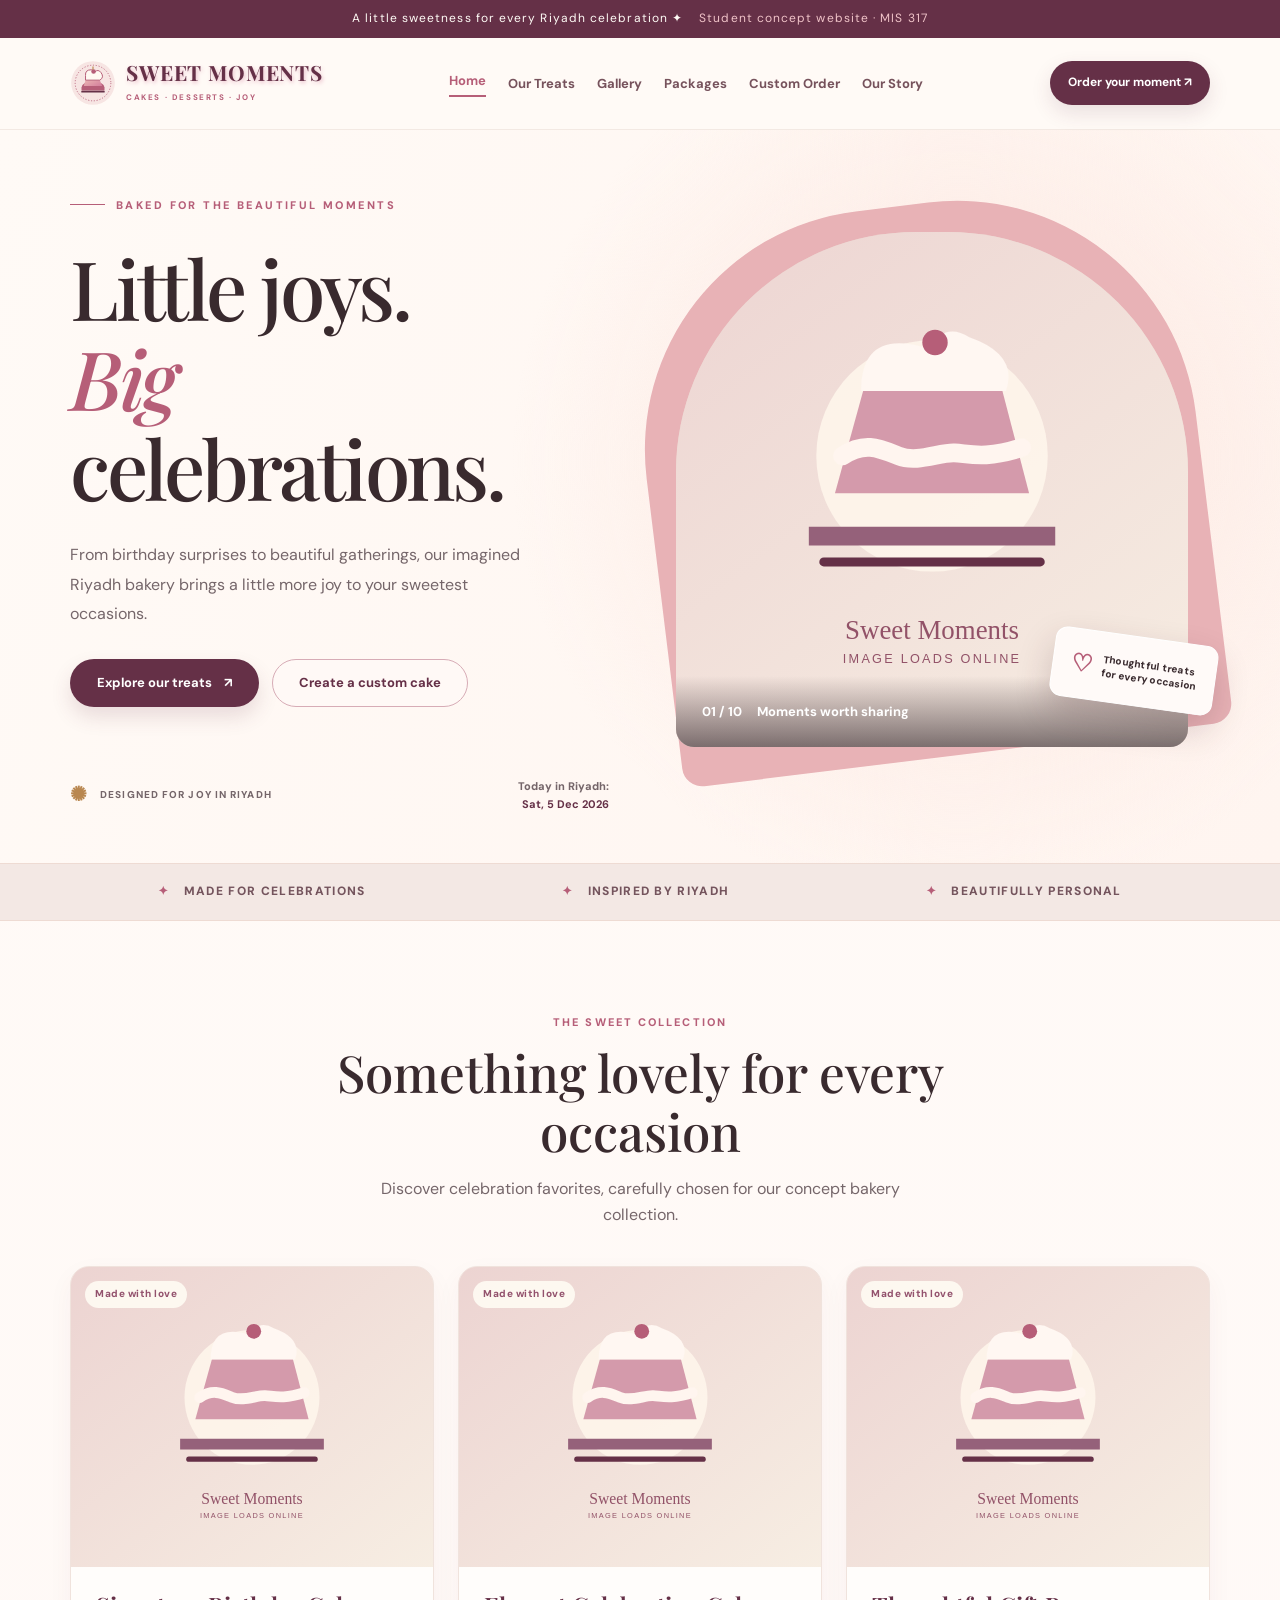
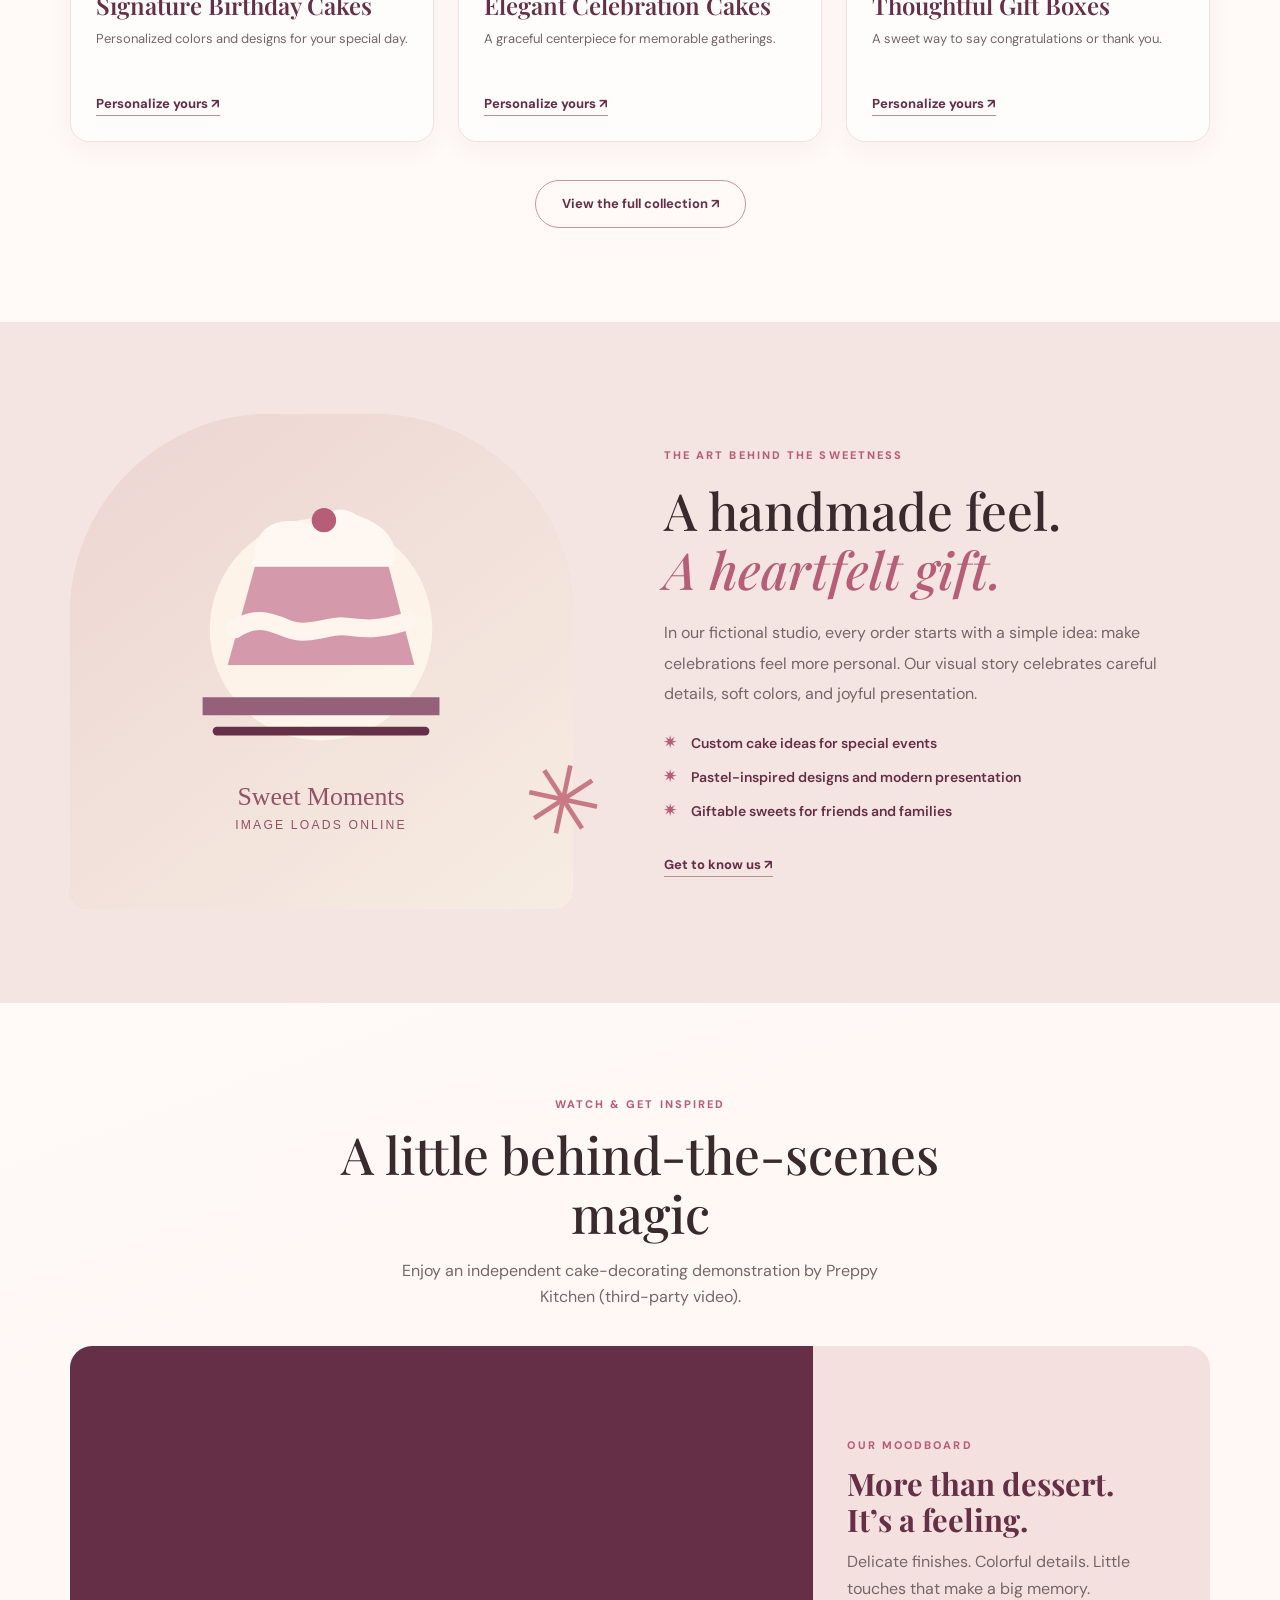
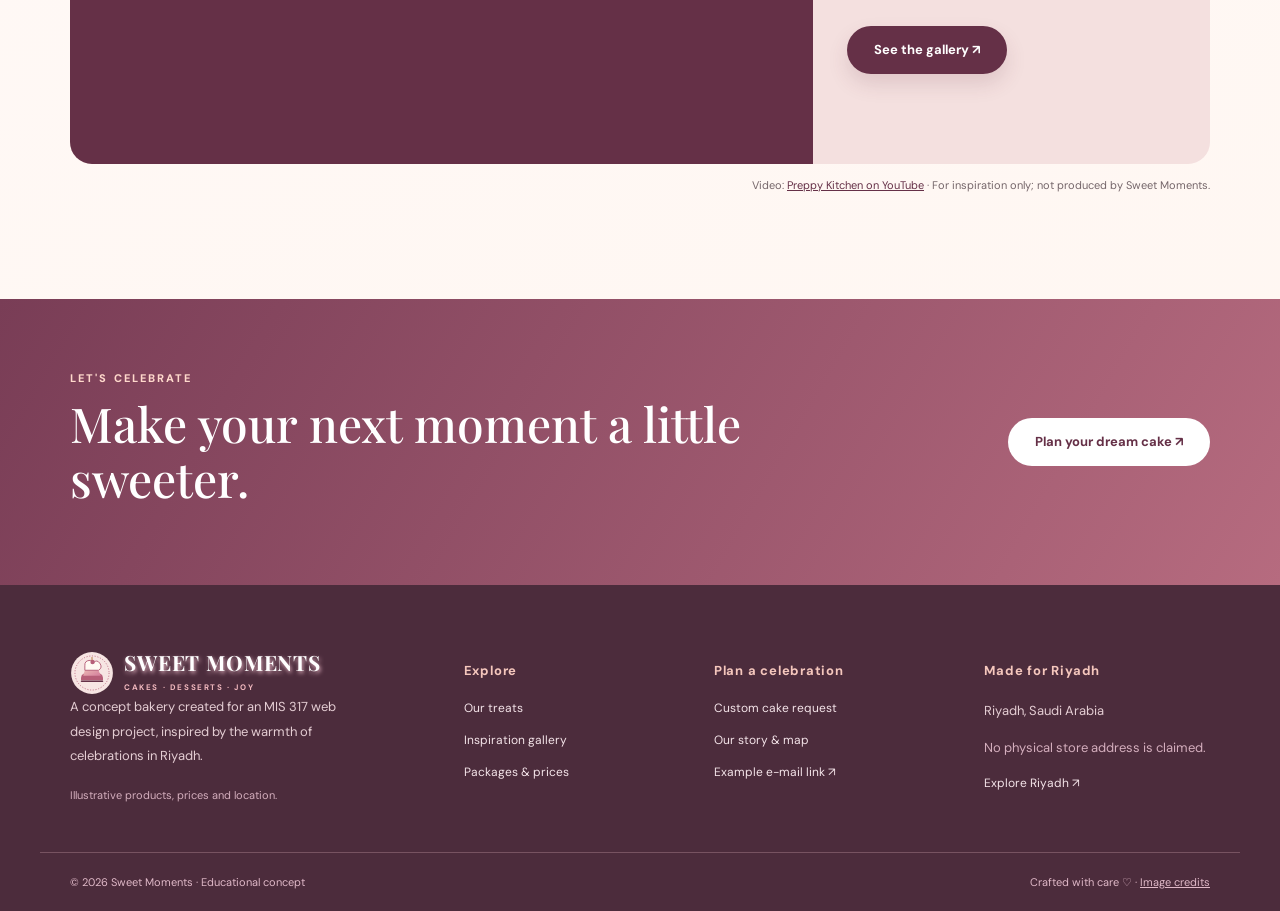
<file: index.html>
<!doctype html>
<html lang="en"><head><meta charset="utf-8"><meta name="viewport" content="width=device-width,initial-scale=1">
<title>Home | Sweet Moments Riyadh</title><meta name="description" content="Sweet Moments is a student-designed concept cake and dessert bakery website for Riyadh.">
<meta name="theme-color" content="#fffaf5"><link rel="icon" type="image/svg+xml" href="assets/logo.svg">
<link rel="preconnect" href="https://images.pexels.com" crossorigin><link rel="stylesheet" href="css/style.css"><script src="js/script.js" defer></script></head>
<body><a class="skip-link" href="#main">Skip to content</a>
<div class="announcement">A little sweetness for every Riyadh celebration <span aria-hidden="true">✦</span> <span class="announcement-note">Student concept website · MIS 317</span></div>
<header class="site-header"><div class="shell nav-wrap">
  <a class="brand" href="index.html" aria-label="Sweet Moments homepage"><img src="assets/logo.svg" alt="" width="46" height="46"><span class="brand-copy"><strong>SWEET MOMENTS</strong><small>CAKES · DESSERTS · JOY</small></span></a>
  <button class="menu-toggle" aria-expanded="false" aria-controls="primary-nav" aria-label="Open navigation"><span></span><span></span><span></span></button>
  <nav id="primary-nav" aria-label="Main navigation"><a href="index.html" aria-current="page">Home</a><a href="products.html" >Our Treats</a><a href="gallery.html" >Gallery</a><a href="packages.html" >Packages</a><a href="custom-order.html" >Custom Order</a><a href="about-contact.html" >Our Story</a></nav>
  <a class="nav-cta" href="custom-order.html">Order your moment <span aria-hidden="true">↗</span></a>
</div></header><main id="main"><section class="hero"><div class="shell hero-grid"><div class="hero-copy"><div class="hero-topline"><span class="line"></span> BAKED FOR THE BEAUTIFUL MOMENTS</div><h1>Little joys.<br><em>Big</em> celebrations.</h1><p>From birthday surprises to beautiful gatherings, our imagined Riyadh bakery brings a little more joy to your sweetest occasions.</p><div class="hero-actions"><a class="btn btn-primary" href="products.html">Explore our treats <span aria-hidden="true">↗</span></a><a class="btn btn-ghost" href="custom-order.html">Create a custom cake</a></div><div class="hero-bottom"><span class="mini-burst">✺</span><span>DESIGNED FOR JOY IN RIYADH</span><span class="hero-date">Today in Riyadh: <strong id="current-date" aria-live="polite">Loading…</strong></span></div></div><div class="hero-visual"><div class="hero-shape"></div><div class="hero-photo"><img class="hero-image" src="https://images.pexels.com/photos/7180730/pexels-photo-7180730.jpeg?auto=compress&amp;cs=tinysrgb&amp;w=1400" alt="A pink birthday cake on a decorated celebration table" loading="lazy" decoding="async" onerror="this.onerror=null;this.src='assets/placeholder.svg'" fetchpriority="high" loading="eager"><div class="photo-caption"><span>01 / 10</span> Moments worth sharing</div></div><div class="hero-badge"><strong>♡</strong><span>Thoughtful treats<br>for every occasion</span></div></div></div></section>
<section class="feature-strip"><div class="shell feature-row"><div><span>✦</span> Made for celebrations</div><div><span>✦</span> Inspired by Riyadh</div><div><span>✦</span> Beautifully personal</div></div></section>
<section class="section shell" aria-labelledby="featured-title"><div class="section-heading"><span class="eyebrow">THE SWEET COLLECTION</span><h2 id="featured-title">Something lovely for every occasion</h2><p>Discover celebration favorites, carefully chosen for our concept bakery collection.</p></div><div class="treat-grid"><article class="treat-card "><div class="treat-media"><img class="" src="https://images.pexels.com/photos/18140854/pexels-photo-18140854.jpeg?auto=compress&amp;cs=tinysrgb&amp;w=1400" alt="Pastel pink birthday cake decorated with mint frosting" loading="lazy" decoding="async" onerror="this.onerror=null;this.src='assets/placeholder.svg'" ><span class="media-stamp">Made with love</span></div><div class="treat-card-body"><h3>Signature Birthday Cakes</h3><p>Personalized colors and designs for your special day.</p><a class="text-link" href="custom-order.html">Personalize yours <span aria-hidden="true">↗</span></a></div></article><article class="treat-card "><div class="treat-media"><img class="" src="https://images.pexels.com/photos/29388913/pexels-photo-29388913.jpeg?auto=compress&amp;cs=tinysrgb&amp;w=1400" alt="Elegant white three-tier floral wedding cake" loading="lazy" decoding="async" onerror="this.onerror=null;this.src='assets/placeholder.svg'" ><span class="media-stamp">Made with love</span></div><div class="treat-card-body"><h3>Elegant Celebration Cakes</h3><p>A graceful centerpiece for memorable gatherings.</p><a class="text-link" href="custom-order.html">Personalize yours <span aria-hidden="true">↗</span></a></div></article><article class="treat-card "><div class="treat-media"><img class="" src="https://images.pexels.com/photos/31746088/pexels-photo-31746088.jpeg?auto=compress&amp;cs=tinysrgb&amp;w=1400" alt="Elegant assorted Middle Eastern sweets gift box" loading="lazy" decoding="async" onerror="this.onerror=null;this.src='assets/placeholder.svg'" ><span class="media-stamp">Made with love</span></div><div class="treat-card-body"><h3>Thoughtful Gift Boxes</h3><p>A sweet way to say congratulations or thank you.</p><a class="text-link" href="custom-order.html">Personalize yours <span aria-hidden="true">↗</span></a></div></article></div><div class="section-action"><a class="btn btn-outline" href="products.html">View the full collection ↗</a></div></section>
<section class="section craft-section"><div class="shell craft-grid"><div class="craft-visual"><img class="" src="https://images.pexels.com/photos/14996841/pexels-photo-14996841.jpeg?auto=compress&amp;cs=tinysrgb&amp;w=1400" alt="A pastry chef decorating a dessert with a piping bag" loading="lazy" decoding="async" onerror="this.onerror=null;this.src='assets/placeholder.svg'" ><span class="craft-doodle" aria-hidden="true">✳</span></div><div class="craft-copy"><span class="eyebrow">THE ART BEHIND THE SWEETNESS</span><h2>A handmade feel.<br><em>A heartfelt gift.</em></h2><p>In our fictional studio, every order starts with a simple idea: make celebrations feel more personal. Our visual story celebrates careful details, soft colors, and joyful presentation.</p><ul class="check-list"><li>Custom cake ideas for special events</li><li>Pastel-inspired designs and modern presentation</li><li>Giftable sweets for friends and families</li></ul><a class="text-link" href="about-contact.html">Get to know us ↗</a></div></div></section>
<section class="section video-section shell"><div class="video-header"><div class="section-heading"><span class="eyebrow">WATCH & GET INSPIRED</span><h2>A little behind-the-scenes magic</h2><p>Enjoy an independent cake-decorating demonstration by Preppy Kitchen (third-party video).</p></div></div><div class="video-layout"><div class="video-wrapper"><iframe loading="lazy" src="https://www.youtube-nocookie.com/embed/1q3lIaxaqmg" title="Amazing Cake Decorating Compilation by Preppy Kitchen" allow="accelerometer; autoplay; clipboard-write; encrypted-media; gyroscope; picture-in-picture; web-share" referrerpolicy="strict-origin-when-cross-origin" allowfullscreen></iframe></div><div class="video-aside"><span class="eyebrow">OUR MOODBOARD</span><h3>More than dessert.<br>It’s a feeling.</h3><p>Delicate finishes. Colorful details. Little touches that make a big memory.</p><a class="btn btn-primary" href="gallery.html">See the gallery ↗</a></div></div><p class="media-credit">Video: <a href="https://www.youtube.com/watch?v=1q3lIaxaqmg" target="_blank" rel="noopener noreferrer">Preppy Kitchen on YouTube</a> · For inspiration only; not produced by Sweet Moments.</p></section>
<section class="bottom-cta"><div class="shell cta-inner"><div><span class="eyebrow">LET'S CELEBRATE</span><h2>Make your next moment a little sweeter.</h2></div><a class="btn btn-light" href="custom-order.html">Plan your dream cake ↗</a></div></section></main><footer class="site-footer"><div class="shell footer-main"><div class="footer-about"><a class="brand footer-brand" href="index.html"><img src="assets/logo.svg" alt="" width="44" height="44"><span class="brand-copy"><strong>SWEET MOMENTS</strong><small>CAKES · DESSERTS · JOY</small></span></a><p>A concept bakery created for an MIS 317 web design project, inspired by the warmth of celebrations in Riyadh.</p><span class="footer-note">Illustrative products, prices and location.</span></div><div><h3>Explore</h3><a href="products.html">Our treats</a><a href="gallery.html">Inspiration gallery</a><a href="packages.html">Packages & prices</a></div><div><h3>Plan a celebration</h3><a href="custom-order.html">Custom cake request</a><a href="about-contact.html">Our story & map</a><a href="mailto:hello@sweetmoments.example">Example e-mail link ↗</a></div><div><h3>Made for Riyadh</h3><p>Riyadh, Saudi Arabia</p><p class="footer-note">No physical store address is claimed.</p><a href="https://www.visitsaudi.com/en/see-do/destinations/riyadh" target="_blank" rel="noopener noreferrer">Explore Riyadh ↗</a></div></div><div class="shell footer-bottom"><span>© <span id="copyright-year">2026</span> Sweet Moments · Educational concept</span><span>Crafted with care ♡ · <a href="image-credits.html">Image credits</a></span></div></footer></body></html>
</file>
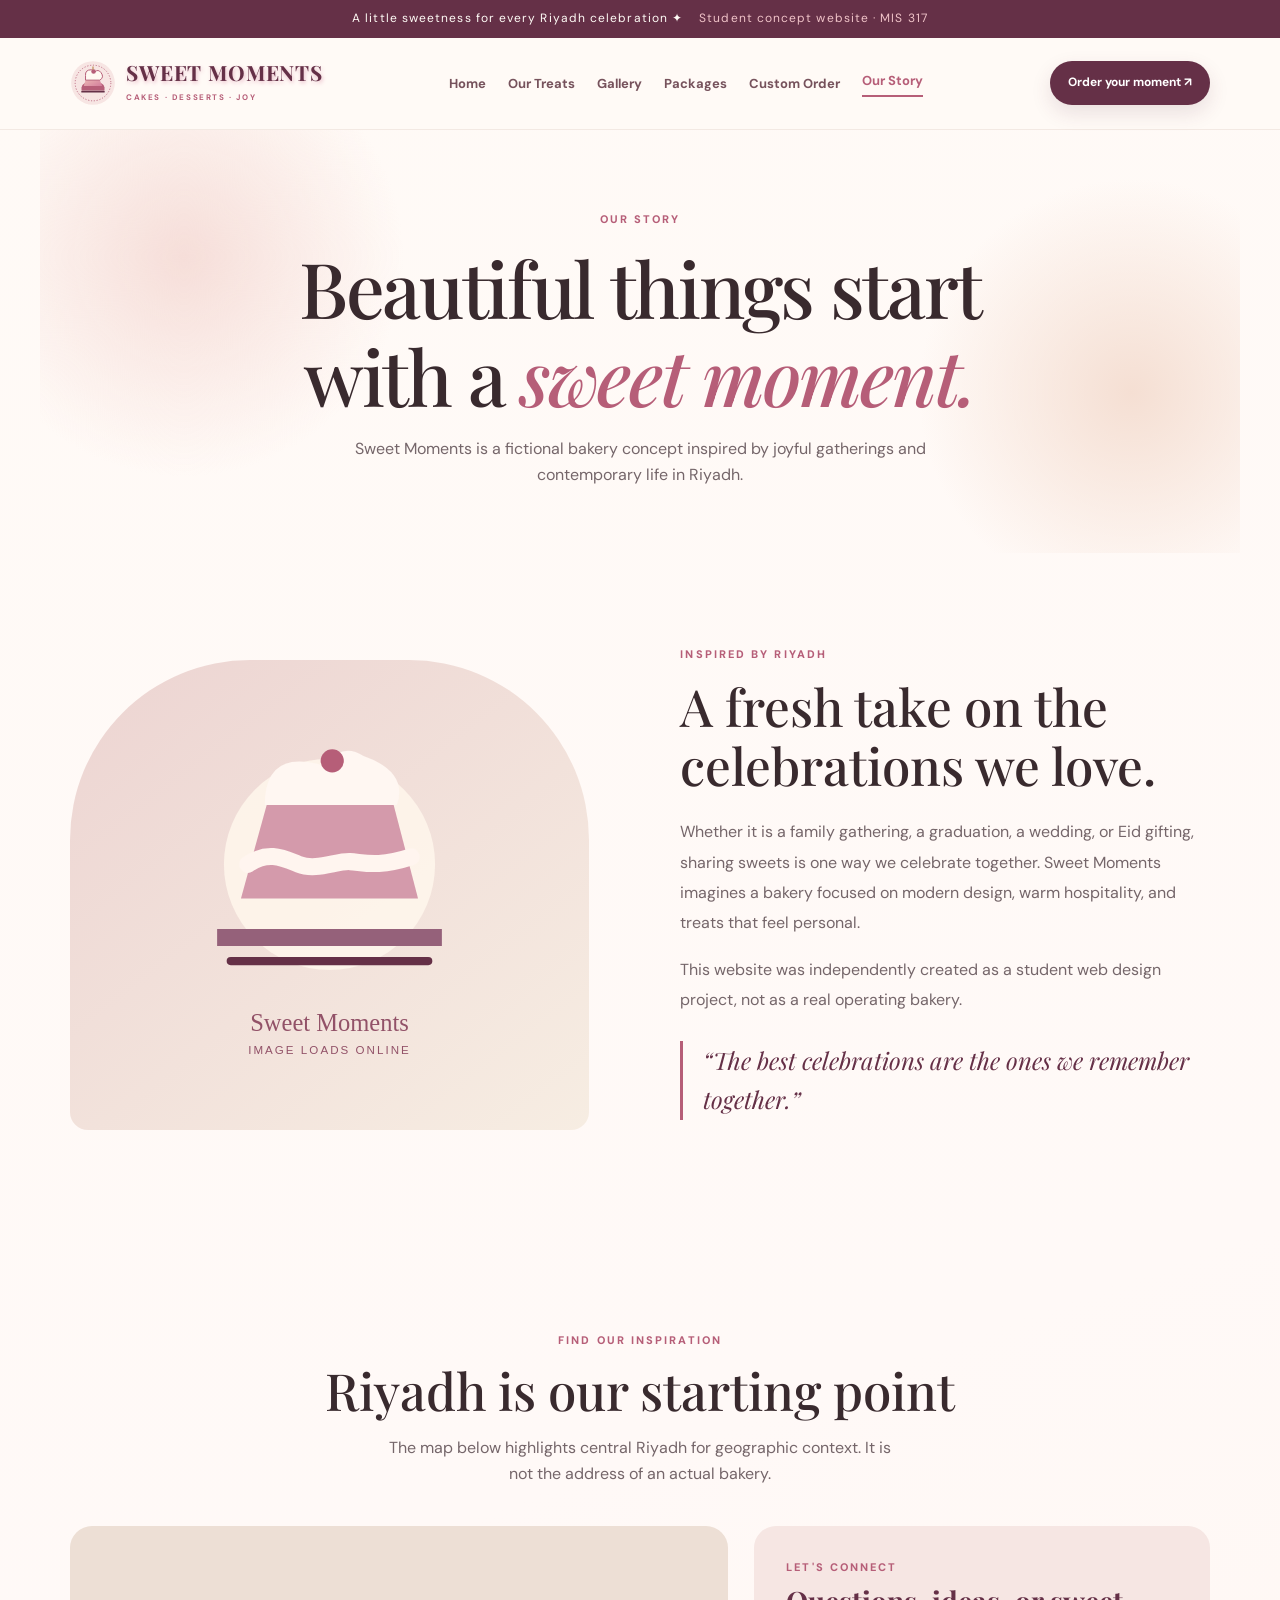
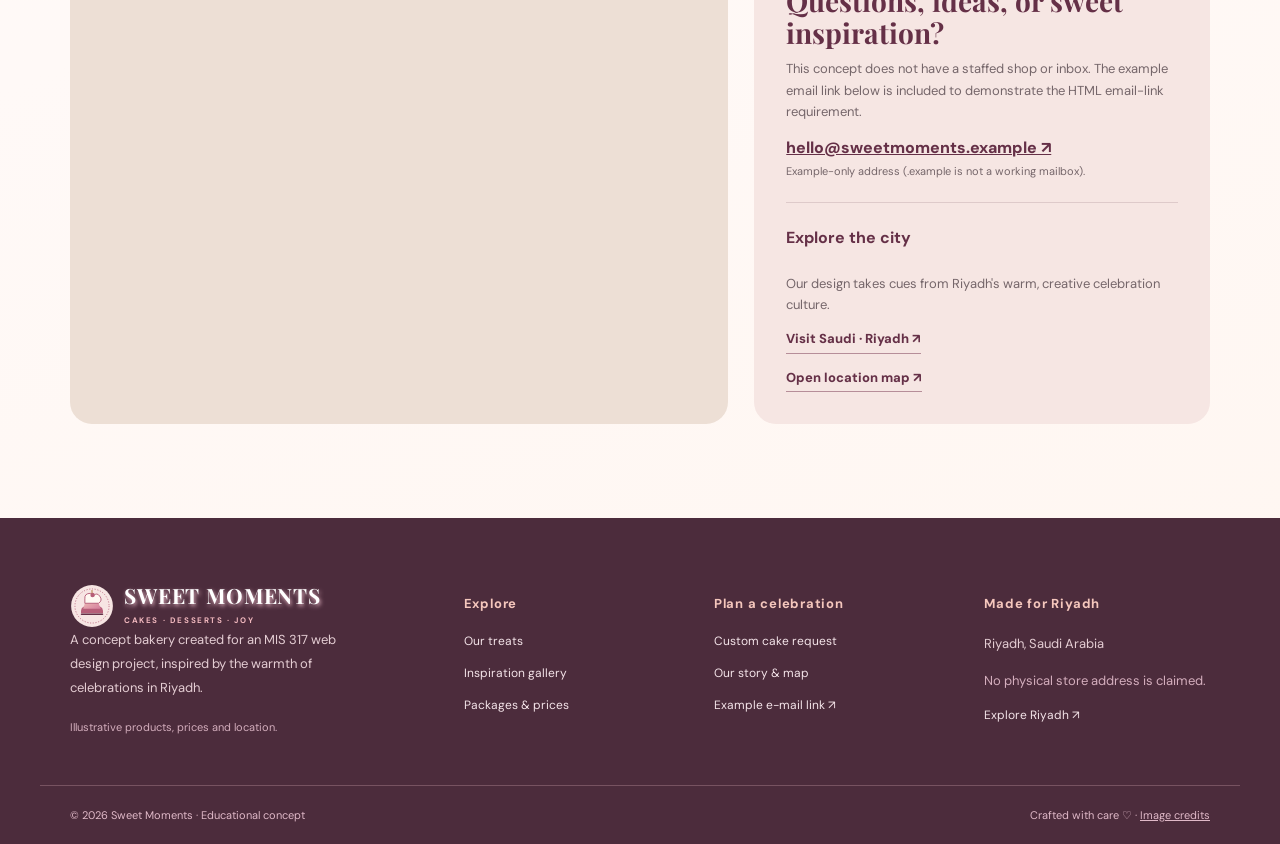
<file: about-contact.html>
<!doctype html>
<html lang="en"><head><meta charset="utf-8"><meta name="viewport" content="width=device-width,initial-scale=1">
<title>About &amp; Contact | Sweet Moments Riyadh</title><meta name="description" content="Learn about the Sweet Moments concept and explore its Riyadh map and contact links.">
<meta name="theme-color" content="#fffaf5"><link rel="icon" type="image/svg+xml" href="assets/logo.svg">
<link rel="preconnect" href="https://images.pexels.com" crossorigin><link rel="stylesheet" href="css/style.css"><script src="js/script.js" defer></script></head>
<body><a class="skip-link" href="#main">Skip to content</a>
<div class="announcement">A little sweetness for every Riyadh celebration <span aria-hidden="true">✦</span> <span class="announcement-note">Student concept website · MIS 317</span></div>
<header class="site-header"><div class="shell nav-wrap">
  <a class="brand" href="index.html" aria-label="Sweet Moments homepage"><img src="assets/logo.svg" alt="" width="46" height="46"><span class="brand-copy"><strong>SWEET MOMENTS</strong><small>CAKES · DESSERTS · JOY</small></span></a>
  <button class="menu-toggle" aria-expanded="false" aria-controls="primary-nav" aria-label="Open navigation"><span></span><span></span><span></span></button>
  <nav id="primary-nav" aria-label="Main navigation"><a href="index.html" >Home</a><a href="products.html" >Our Treats</a><a href="gallery.html" >Gallery</a><a href="packages.html" >Packages</a><a href="custom-order.html" >Custom Order</a><a href="about-contact.html" aria-current="page">Our Story</a></nav>
  <a class="nav-cta" href="custom-order.html">Order your moment <span aria-hidden="true">↗</span></a>
</div></header><main id="main"><section class="page-hero shell"><span class="eyebrow">OUR STORY</span><h1>Beautiful things start<br>with a <em>sweet moment.</em></h1><p>Sweet Moments is a fictional bakery concept inspired by joyful gatherings and contemporary life in Riyadh.</p></section><section class="section shell story-grid"><div class="story-image"><img class="" src="https://images.pexels.com/photos/14996841/pexels-photo-14996841.jpeg?auto=compress&amp;cs=tinysrgb&amp;w=1400" alt="A pastry chef decorating a dessert with a piping bag" loading="lazy" decoding="async" onerror="this.onerror=null;this.src='assets/placeholder.svg'" ></div><div class="story-copy"><span class="eyebrow">INSPIRED BY RIYADH</span><h2>A fresh take on the celebrations we love.</h2><p>Whether it is a family gathering, a graduation, a wedding, or Eid gifting, sharing sweets is one way we celebrate together. Sweet Moments imagines a bakery focused on modern design, warm hospitality, and treats that feel personal.</p><p>This website was independently created as a student web design project, not as a real operating bakery.</p><blockquote>“The best celebrations are the ones we remember together.”</blockquote></div></section><section class="section shell"><div class="contact-header"><div class="section-heading"><span class="eyebrow">FIND OUR INSPIRATION</span><h2>Riyadh is our starting point</h2><p>The map below highlights central Riyadh for geographic context. It is not the address of an actual bakery.</p></div></div><div class="contact-grid"><div class="map-frame"><iframe loading="lazy" title="Map of central Riyadh, Saudi Arabia" src="https://www.openstreetmap.org/export/embed.html?bbox=46.623%2C24.671%2C46.730%2C24.759&amp;layer=mapnik&amp;marker=24.7136%2C46.6753" referrerpolicy="no-referrer-when-downgrade"></iframe></div><div class="contact-box"><span class="eyebrow">LET'S CONNECT</span><h3>Questions, ideas, or sweet inspiration?</h3><p>This concept does not have a staffed shop or inbox. The example email link below is included to demonstrate the HTML email-link requirement.</p><a href="mailto:hello@sweetmoments.example" class="contact-link">hello@sweetmoments.example ↗</a><p class="contact-tip">Example-only address (.example is not a working mailbox).</p><hr><h4>Explore the city</h4><p>Our design takes cues from Riyadh's warm, creative celebration culture.</p><a href="https://www.visitsaudi.com/en/see-do/destinations/riyadh" target="_blank" rel="noopener noreferrer" class="text-link">Visit Saudi · Riyadh ↗</a><a href="https://www.openstreetmap.org/?mlat=24.7136&amp;mlon=46.6753#map=12/24.7136/46.6753" target="_blank" rel="noopener noreferrer" class="text-link">Open location map ↗</a></div></div></section></main><footer class="site-footer"><div class="shell footer-main"><div class="footer-about"><a class="brand footer-brand" href="index.html"><img src="assets/logo.svg" alt="" width="44" height="44"><span class="brand-copy"><strong>SWEET MOMENTS</strong><small>CAKES · DESSERTS · JOY</small></span></a><p>A concept bakery created for an MIS 317 web design project, inspired by the warmth of celebrations in Riyadh.</p><span class="footer-note">Illustrative products, prices and location.</span></div><div><h3>Explore</h3><a href="products.html">Our treats</a><a href="gallery.html">Inspiration gallery</a><a href="packages.html">Packages & prices</a></div><div><h3>Plan a celebration</h3><a href="custom-order.html">Custom cake request</a><a href="about-contact.html">Our story & map</a><a href="mailto:hello@sweetmoments.example">Example e-mail link ↗</a></div><div><h3>Made for Riyadh</h3><p>Riyadh, Saudi Arabia</p><p class="footer-note">No physical store address is claimed.</p><a href="https://www.visitsaudi.com/en/see-do/destinations/riyadh" target="_blank" rel="noopener noreferrer">Explore Riyadh ↗</a></div></div><div class="shell footer-bottom"><span>© <span id="copyright-year">2026</span> Sweet Moments · Educational concept</span><span>Crafted with care ♡ · <a href="image-credits.html">Image credits</a></span></div></footer></body></html>
</file>
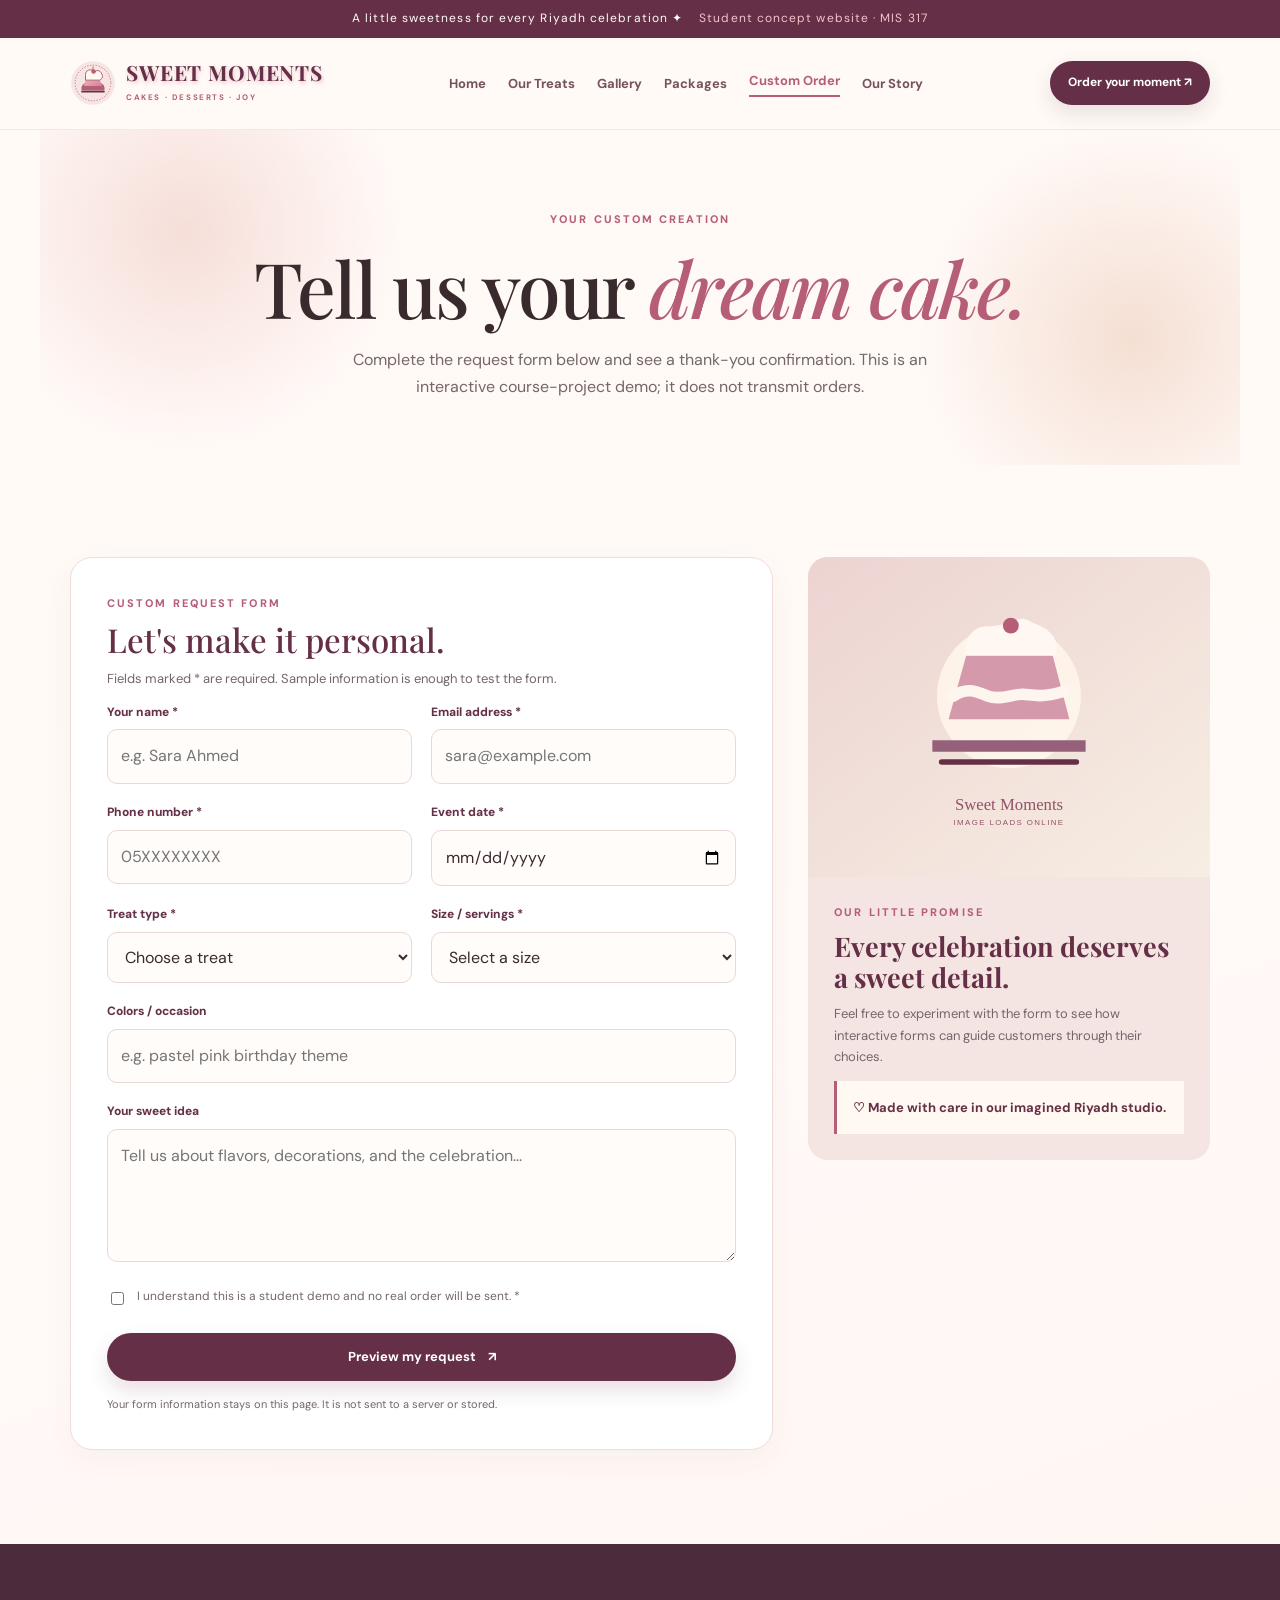
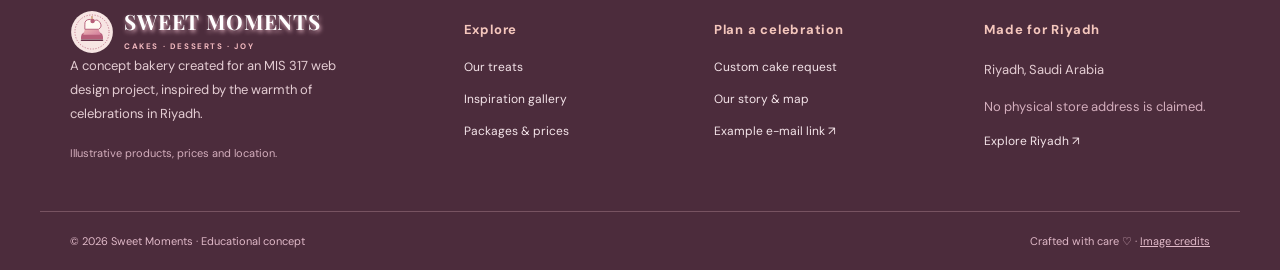
<file: custom-order.html>
<!doctype html>
<html lang="en"><head><meta charset="utf-8"><meta name="viewport" content="width=device-width,initial-scale=1">
<title>Custom Cake Request | Sweet Moments Riyadh</title><meta name="description" content="Try an interactive custom-cake request form with client-side validation and a thank-you message.">
<meta name="theme-color" content="#fffaf5"><link rel="icon" type="image/svg+xml" href="assets/logo.svg">
<link rel="preconnect" href="https://images.pexels.com" crossorigin><link rel="stylesheet" href="css/style.css"><script src="js/script.js" defer></script></head>
<body><a class="skip-link" href="#main">Skip to content</a>
<div class="announcement">A little sweetness for every Riyadh celebration <span aria-hidden="true">✦</span> <span class="announcement-note">Student concept website · MIS 317</span></div>
<header class="site-header"><div class="shell nav-wrap">
  <a class="brand" href="index.html" aria-label="Sweet Moments homepage"><img src="assets/logo.svg" alt="" width="46" height="46"><span class="brand-copy"><strong>SWEET MOMENTS</strong><small>CAKES · DESSERTS · JOY</small></span></a>
  <button class="menu-toggle" aria-expanded="false" aria-controls="primary-nav" aria-label="Open navigation"><span></span><span></span><span></span></button>
  <nav id="primary-nav" aria-label="Main navigation"><a href="index.html" >Home</a><a href="products.html" >Our Treats</a><a href="gallery.html" >Gallery</a><a href="packages.html" >Packages</a><a href="custom-order.html" aria-current="page">Custom Order</a><a href="about-contact.html" >Our Story</a></nav>
  <a class="nav-cta" href="custom-order.html">Order your moment <span aria-hidden="true">↗</span></a>
</div></header><main id="main"><section class="page-hero shell"><span class="eyebrow">YOUR CUSTOM CREATION</span><h1>Tell us your <em>dream cake.</em></h1><p>Complete the request form below and see a thank-you confirmation. This is an interactive course-project demo; it does not transmit orders.</p></section><section class="section shell order-layout"><div class="order-form-panel"><div class="form-top"><span class="eyebrow">CUSTOM REQUEST FORM</span><h2>Let's make it personal.</h2><p>Fields marked * are required. Sample information is enough to test the form.</p></div><form id="cake-order-form"><div class="form-grid"><div class="field"><label for="full-name">Your name *</label><input id="full-name" name="fullName" required autocomplete="name" minlength="2" maxlength="80" placeholder="e.g. Sara Ahmed"></div><div class="field"><label for="email">Email address *</label><input id="email" name="email" type="email" required autocomplete="email" placeholder="sara@example.com"></div><div class="field"><label for="phone">Phone number *</label><input id="phone" name="phone" type="tel" required pattern="[+0-9 ()-]{8,20}" title="Please enter 8–20 characters using digits, +, spaces, brackets or hyphens" autocomplete="tel" placeholder="05XXXXXXXX"></div><div class="field"><label for="event-date">Event date *</label><input id="event-date" name="eventDate" type="date" required></div><div class="field"><label for="cake-type">Treat type *</label><select id="cake-type" name="cakeType" required><option value="">Choose a treat</option><option>Birthday cake</option><option>Celebration cake</option><option>Cupcakes</option><option>Macarons</option><option>Gift box</option><option>Other sweet treat</option></select></div><div class="field"><label for="cake-size">Size / servings *</label><select id="cake-size" name="cakeSize" required><option value="">Select a size</option><option>Small (4–6 servings)</option><option>Medium (8–12 servings)</option><option>Large (14–18 servings)</option><option>Party box</option><option>Not sure yet</option></select></div><div class="field full"><label for="theme">Colors / occasion</label><input id="theme" name="theme" maxlength="120" placeholder="e.g. pastel pink birthday theme"></div><div class="field full"><label for="notes">Your sweet idea</label><textarea id="notes" name="notes" rows="4" maxlength="500" placeholder="Tell us about flavors, decorations, and the celebration..."></textarea></div></div><label class="agreement"><input id="demo-understanding" type="checkbox" required><span>I understand this is a student demo and no real order will be sent. *</span></label><button class="btn btn-primary form-submit" type="submit">Preview my request <span aria-hidden="true">↗</span></button><p class="form-footnote">Your form information stays on this page. It is not sent to a server or stored.</p></form><div class="form-success" id="form-success" role="status" aria-live="polite" hidden><div class="success-icon" aria-hidden="true">♡</div><h3>Thank you, <span id="thank-you-name">friend</span>!</h3><p>Your request preview is ready. This was a demonstration only; no information has been sent.</p><dl id="order-summary"></dl><button class="btn btn-outline" type="button" id="new-request">Start another preview</button></div></div><aside class="order-side"><div class="order-side-photo"><img class="" src="https://images.pexels.com/photos/18140854/pexels-photo-18140854.jpeg?auto=compress&amp;cs=tinysrgb&amp;w=1400" alt="Pastel pink birthday cake decorated with mint frosting" loading="lazy" decoding="async" onerror="this.onerror=null;this.src='assets/placeholder.svg'" ></div><div class="order-side-copy"><span class="eyebrow">OUR LITTLE PROMISE</span><h3>Every celebration deserves a sweet detail.</h3><p>Feel free to experiment with the form to see how interactive forms can guide customers through their choices.</p><div class="accent-note">♡ Made with care in our imagined Riyadh studio.</div></div></aside></section></main><footer class="site-footer"><div class="shell footer-main"><div class="footer-about"><a class="brand footer-brand" href="index.html"><img src="assets/logo.svg" alt="" width="44" height="44"><span class="brand-copy"><strong>SWEET MOMENTS</strong><small>CAKES · DESSERTS · JOY</small></span></a><p>A concept bakery created for an MIS 317 web design project, inspired by the warmth of celebrations in Riyadh.</p><span class="footer-note">Illustrative products, prices and location.</span></div><div><h3>Explore</h3><a href="products.html">Our treats</a><a href="gallery.html">Inspiration gallery</a><a href="packages.html">Packages & prices</a></div><div><h3>Plan a celebration</h3><a href="custom-order.html">Custom cake request</a><a href="about-contact.html">Our story & map</a><a href="mailto:hello@sweetmoments.example">Example e-mail link ↗</a></div><div><h3>Made for Riyadh</h3><p>Riyadh, Saudi Arabia</p><p class="footer-note">No physical store address is claimed.</p><a href="https://www.visitsaudi.com/en/see-do/destinations/riyadh" target="_blank" rel="noopener noreferrer">Explore Riyadh ↗</a></div></div><div class="shell footer-bottom"><span>© <span id="copyright-year">2026</span> Sweet Moments · Educational concept</span><span>Crafted with care ♡ · <a href="image-credits.html">Image credits</a></span></div></footer></body></html>
</file>
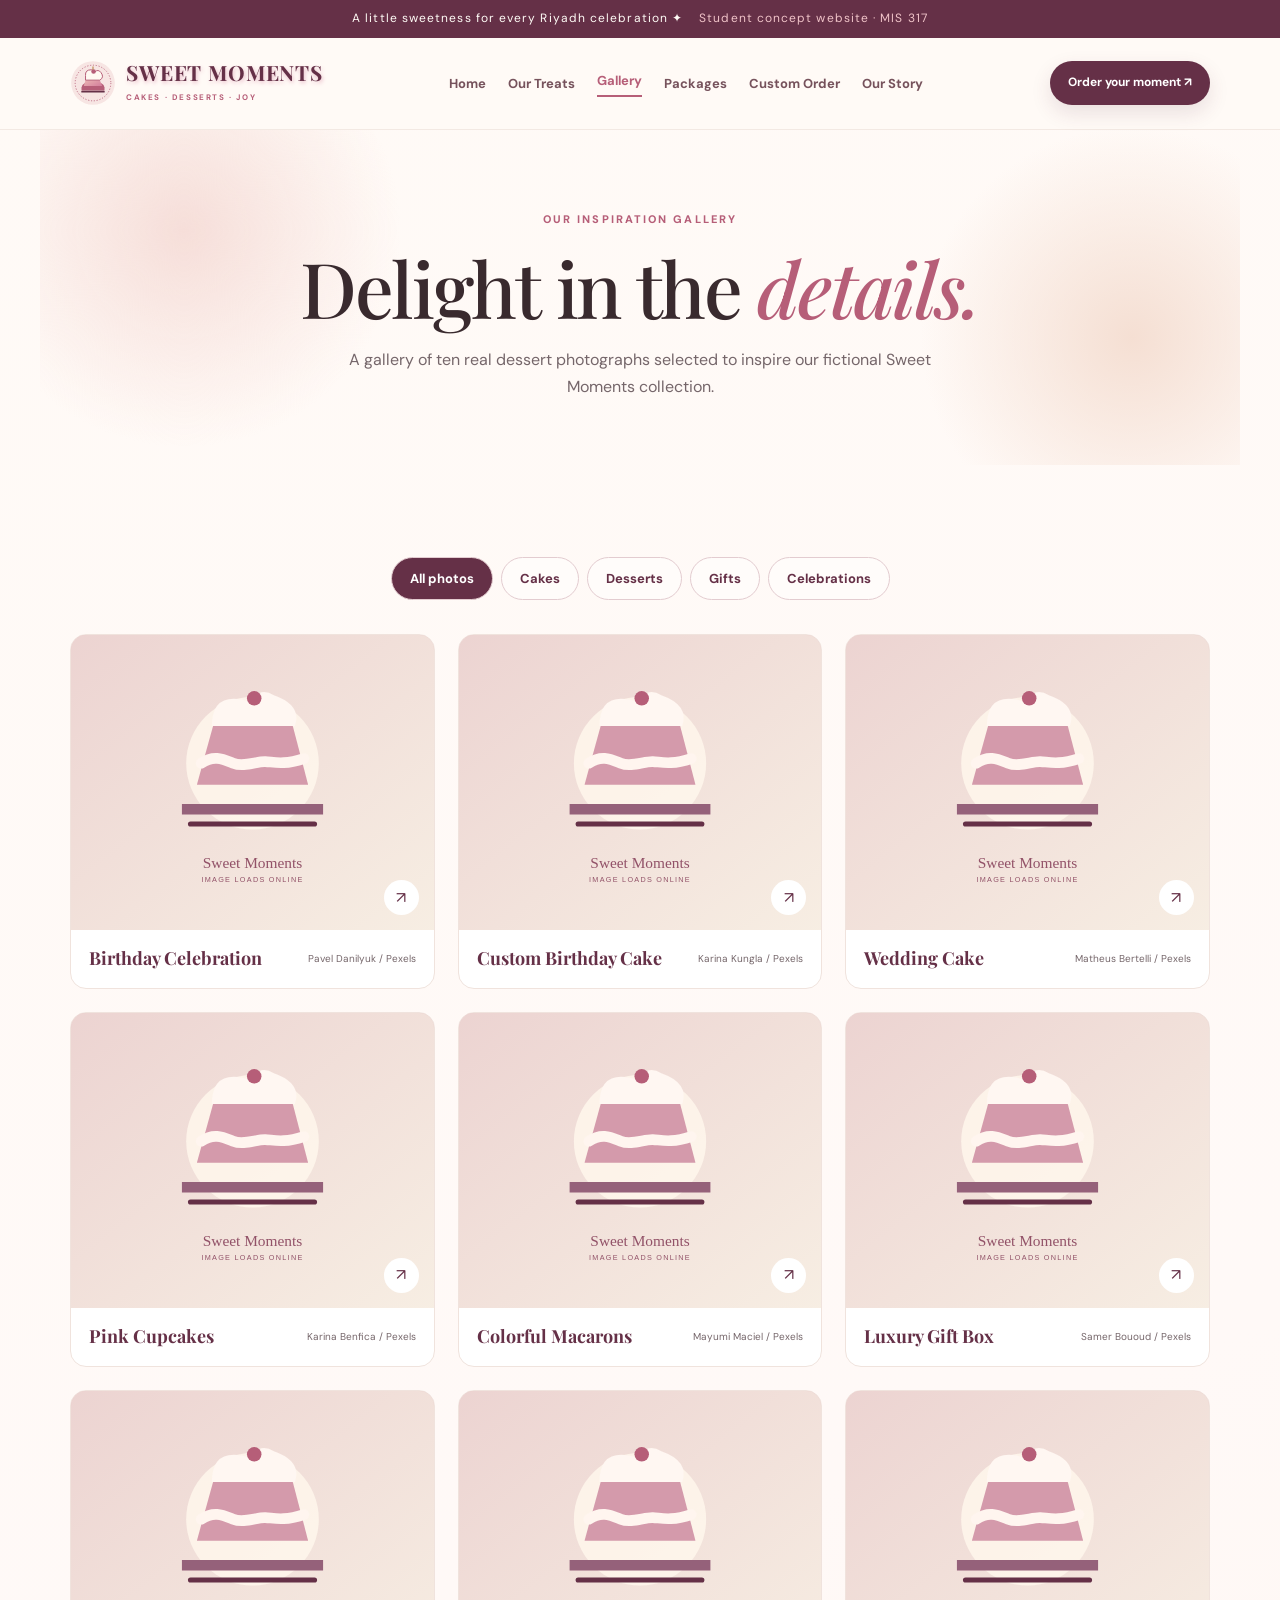
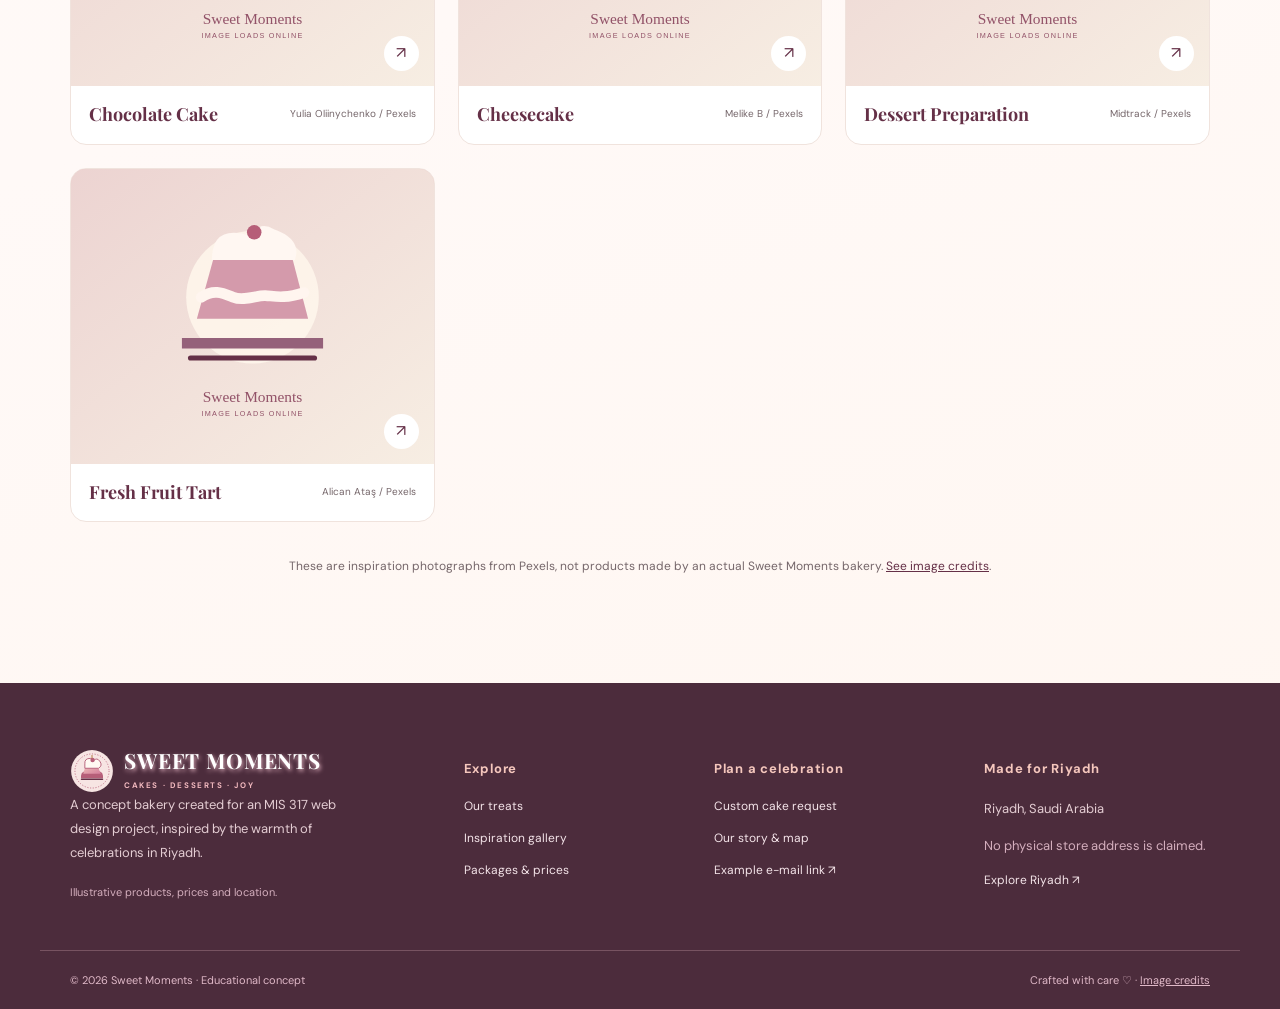
<file: gallery.html>
<!doctype html>
<html lang="en"><head><meta charset="utf-8"><meta name="viewport" content="width=device-width,initial-scale=1">
<title>Gallery | Sweet Moments Riyadh</title><meta name="description" content="Browse ten authentic bakery and cake photos from Pexels, with a category filter and zoom.">
<meta name="theme-color" content="#fffaf5"><link rel="icon" type="image/svg+xml" href="assets/logo.svg">
<link rel="preconnect" href="https://images.pexels.com" crossorigin><link rel="stylesheet" href="css/style.css"><script src="js/script.js" defer></script></head>
<body><a class="skip-link" href="#main">Skip to content</a>
<div class="announcement">A little sweetness for every Riyadh celebration <span aria-hidden="true">✦</span> <span class="announcement-note">Student concept website · MIS 317</span></div>
<header class="site-header"><div class="shell nav-wrap">
  <a class="brand" href="index.html" aria-label="Sweet Moments homepage"><img src="assets/logo.svg" alt="" width="46" height="46"><span class="brand-copy"><strong>SWEET MOMENTS</strong><small>CAKES · DESSERTS · JOY</small></span></a>
  <button class="menu-toggle" aria-expanded="false" aria-controls="primary-nav" aria-label="Open navigation"><span></span><span></span><span></span></button>
  <nav id="primary-nav" aria-label="Main navigation"><a href="index.html" >Home</a><a href="products.html" >Our Treats</a><a href="gallery.html" aria-current="page">Gallery</a><a href="packages.html" >Packages</a><a href="custom-order.html" >Custom Order</a><a href="about-contact.html" >Our Story</a></nav>
  <a class="nav-cta" href="custom-order.html">Order your moment <span aria-hidden="true">↗</span></a>
</div></header><main id="main"><section class="page-hero shell"><span class="eyebrow">OUR INSPIRATION GALLERY</span><h1>Delight in the <em>details.</em></h1><p>A gallery of ten real dessert photographs selected to inspire our fictional Sweet Moments collection.</p></section><section class="section shell gallery-section"><div class="gallery-filter" role="group" aria-label="Filter photos"><button type="button" class="filter-btn active" data-filter="all" aria-pressed="true">All photos</button><button type="button" class="filter-btn" data-filter="cakes" aria-pressed="false">Cakes</button><button type="button" class="filter-btn" data-filter="desserts" aria-pressed="false">Desserts</button><button type="button" class="filter-btn" data-filter="gifts" aria-pressed="false">Gifts</button><button type="button" class="filter-btn" data-filter="celebrations" aria-pressed="false">Celebrations</button></div><div class="gallery-grid"><figure class="gallery-item" data-category="celebrations"><button class="gallery-open" type="button" aria-label="View larger: Birthday Celebration" data-img="https://images.pexels.com/photos/7180730/pexels-photo-7180730.jpeg?auto=compress&amp;cs=tinysrgb&amp;w=1400" data-caption="Birthday Celebration"><img class="" src="https://images.pexels.com/photos/7180730/pexels-photo-7180730.jpeg?auto=compress&amp;cs=tinysrgb&amp;w=1400" alt="A pink birthday cake on a decorated celebration table" loading="lazy" decoding="async" onerror="this.onerror=null;this.src='assets/placeholder.svg'" ><span class="gallery-zoom" aria-hidden="true">↗</span></button><figcaption><strong>Birthday Celebration</strong><small>Pavel Danilyuk / Pexels</small></figcaption></figure><figure class="gallery-item" data-category="cakes"><button class="gallery-open" type="button" aria-label="View larger: Custom Birthday Cake" data-img="https://images.pexels.com/photos/18140854/pexels-photo-18140854.jpeg?auto=compress&amp;cs=tinysrgb&amp;w=1400" data-caption="Custom Birthday Cake"><img class="" src="https://images.pexels.com/photos/18140854/pexels-photo-18140854.jpeg?auto=compress&amp;cs=tinysrgb&amp;w=1400" alt="Pastel pink birthday cake decorated with mint frosting" loading="lazy" decoding="async" onerror="this.onerror=null;this.src='assets/placeholder.svg'" ><span class="gallery-zoom" aria-hidden="true">↗</span></button><figcaption><strong>Custom Birthday Cake</strong><small>Karina Kungla / Pexels</small></figcaption></figure><figure class="gallery-item" data-category="cakes"><button class="gallery-open" type="button" aria-label="View larger: Wedding Cake" data-img="https://images.pexels.com/photos/29388913/pexels-photo-29388913.jpeg?auto=compress&amp;cs=tinysrgb&amp;w=1400" data-caption="Wedding Cake"><img class="" src="https://images.pexels.com/photos/29388913/pexels-photo-29388913.jpeg?auto=compress&amp;cs=tinysrgb&amp;w=1400" alt="Elegant white three-tier floral wedding cake" loading="lazy" decoding="async" onerror="this.onerror=null;this.src='assets/placeholder.svg'" ><span class="gallery-zoom" aria-hidden="true">↗</span></button><figcaption><strong>Wedding Cake</strong><small>Matheus Bertelli / Pexels</small></figcaption></figure><figure class="gallery-item" data-category="desserts"><button class="gallery-open" type="button" aria-label="View larger: Pink Cupcakes" data-img="https://images.pexels.com/photos/19976302/pexels-photo-19976302.jpeg?auto=compress&amp;cs=tinysrgb&amp;w=1400" data-caption="Pink Cupcakes"><img class="" src="https://images.pexels.com/photos/19976302/pexels-photo-19976302.jpeg?auto=compress&amp;cs=tinysrgb&amp;w=1400" alt="Pink buttercream cupcakes on turquoise dessert stand" loading="lazy" decoding="async" onerror="this.onerror=null;this.src='assets/placeholder.svg'" ><span class="gallery-zoom" aria-hidden="true">↗</span></button><figcaption><strong>Pink Cupcakes</strong><small>Karina Benfica / Pexels</small></figcaption></figure><figure class="gallery-item" data-category="desserts"><button class="gallery-open" type="button" aria-label="View larger: Colorful Macarons" data-img="https://images.pexels.com/photos/17988075/pexels-photo-17988075.jpeg?auto=compress&amp;cs=tinysrgb&amp;w=1400" data-caption="Colorful Macarons"><img class="" src="https://images.pexels.com/photos/17988075/pexels-photo-17988075.jpeg?auto=compress&amp;cs=tinysrgb&amp;w=1400" alt="Three pastel macarons against a subtle background" loading="lazy" decoding="async" onerror="this.onerror=null;this.src='assets/placeholder.svg'" ><span class="gallery-zoom" aria-hidden="true">↗</span></button><figcaption><strong>Colorful Macarons</strong><small>Mayumi Maciel / Pexels</small></figcaption></figure><figure class="gallery-item" data-category="gifts"><button class="gallery-open" type="button" aria-label="View larger: Luxury Gift Box" data-img="https://images.pexels.com/photos/31746088/pexels-photo-31746088.jpeg?auto=compress&amp;cs=tinysrgb&amp;w=1400" data-caption="Luxury Gift Box"><img class="" src="https://images.pexels.com/photos/31746088/pexels-photo-31746088.jpeg?auto=compress&amp;cs=tinysrgb&amp;w=1400" alt="Elegant assorted Middle Eastern sweets gift box" loading="lazy" decoding="async" onerror="this.onerror=null;this.src='assets/placeholder.svg'" ><span class="gallery-zoom" aria-hidden="true">↗</span></button><figcaption><strong>Luxury Gift Box</strong><small>Samer Bououd / Pexels</small></figcaption></figure><figure class="gallery-item" data-category="cakes"><button class="gallery-open" type="button" aria-label="View larger: Chocolate Cake" data-img="https://images.pexels.com/photos/19651178/pexels-photo-19651178.jpeg?auto=compress&amp;cs=tinysrgb&amp;w=1400" data-caption="Chocolate Cake"><img class="" src="https://images.pexels.com/photos/19651178/pexels-photo-19651178.jpeg?auto=compress&amp;cs=tinysrgb&amp;w=1400" alt="Rich chocolate layer cake slice on a white plate" loading="lazy" decoding="async" onerror="this.onerror=null;this.src='assets/placeholder.svg'" ><span class="gallery-zoom" aria-hidden="true">↗</span></button><figcaption><strong>Chocolate Cake</strong><small>Yulia Oliinychenko / Pexels</small></figcaption></figure><figure class="gallery-item" data-category="cakes"><button class="gallery-open" type="button" aria-label="View larger: Cheesecake" data-img="https://images.pexels.com/photos/25746358/pexels-photo-25746358.jpeg?auto=compress&amp;cs=tinysrgb&amp;w=1400" data-caption="Cheesecake"><img class="" src="https://images.pexels.com/photos/25746358/pexels-photo-25746358.jpeg?auto=compress&amp;cs=tinysrgb&amp;w=1400" alt="San Sebastian cheesecake with berries on a cake stand" loading="lazy" decoding="async" onerror="this.onerror=null;this.src='assets/placeholder.svg'" ><span class="gallery-zoom" aria-hidden="true">↗</span></button><figcaption><strong>Cheesecake</strong><small>Melike B / Pexels</small></figcaption></figure><figure class="gallery-item" data-category="celebrations"><button class="gallery-open" type="button" aria-label="View larger: Dessert Preparation" data-img="https://images.pexels.com/photos/14996841/pexels-photo-14996841.jpeg?auto=compress&amp;cs=tinysrgb&amp;w=1400" data-caption="Dessert Preparation"><img class="" src="https://images.pexels.com/photos/14996841/pexels-photo-14996841.jpeg?auto=compress&amp;cs=tinysrgb&amp;w=1400" alt="A pastry chef decorating a dessert with a piping bag" loading="lazy" decoding="async" onerror="this.onerror=null;this.src='assets/placeholder.svg'" ><span class="gallery-zoom" aria-hidden="true">↗</span></button><figcaption><strong>Dessert Preparation</strong><small>Midtrack / Pexels</small></figcaption></figure><figure class="gallery-item" data-category="desserts"><button class="gallery-open" type="button" aria-label="View larger: Fresh Fruit Tart" data-img="https://images.pexels.com/photos/29358763/pexels-photo-29358763.jpeg?auto=compress&amp;cs=tinysrgb&amp;w=1400" data-caption="Fresh Fruit Tart"><img class="" src="https://images.pexels.com/photos/29358763/pexels-photo-29358763.jpeg?auto=compress&amp;cs=tinysrgb&amp;w=1400" alt="Colorful fresh fruit tart with strawberries, kiwi and berries" loading="lazy" decoding="async" onerror="this.onerror=null;this.src='assets/placeholder.svg'" ><span class="gallery-zoom" aria-hidden="true">↗</span></button><figcaption><strong>Fresh Fruit Tart</strong><small>Alican Ataş / Pexels</small></figcaption></figure></div><p class="gallery-disclaimer">These are inspiration photographs from Pexels, not products made by an actual Sweet Moments bakery. <a href="image-credits.html">See image credits</a>.</p></section><dialog id="lightbox" aria-label="Expanded gallery image"><button type="button" class="lightbox-close" aria-label="Close image">×</button><img src="assets/placeholder.svg" alt="Expanded dessert photograph" onerror="this.onerror=null;this.src='assets/placeholder.svg'"><p id="lightbox-caption"></p></dialog></main><footer class="site-footer"><div class="shell footer-main"><div class="footer-about"><a class="brand footer-brand" href="index.html"><img src="assets/logo.svg" alt="" width="44" height="44"><span class="brand-copy"><strong>SWEET MOMENTS</strong><small>CAKES · DESSERTS · JOY</small></span></a><p>A concept bakery created for an MIS 317 web design project, inspired by the warmth of celebrations in Riyadh.</p><span class="footer-note">Illustrative products, prices and location.</span></div><div><h3>Explore</h3><a href="products.html">Our treats</a><a href="gallery.html">Inspiration gallery</a><a href="packages.html">Packages & prices</a></div><div><h3>Plan a celebration</h3><a href="custom-order.html">Custom cake request</a><a href="about-contact.html">Our story & map</a><a href="mailto:hello@sweetmoments.example">Example e-mail link ↗</a></div><div><h3>Made for Riyadh</h3><p>Riyadh, Saudi Arabia</p><p class="footer-note">No physical store address is claimed.</p><a href="https://www.visitsaudi.com/en/see-do/destinations/riyadh" target="_blank" rel="noopener noreferrer">Explore Riyadh ↗</a></div></div><div class="shell footer-bottom"><span>© <span id="copyright-year">2026</span> Sweet Moments · Educational concept</span><span>Crafted with care ♡ · <a href="image-credits.html">Image credits</a></span></div></footer></body></html>
</file>
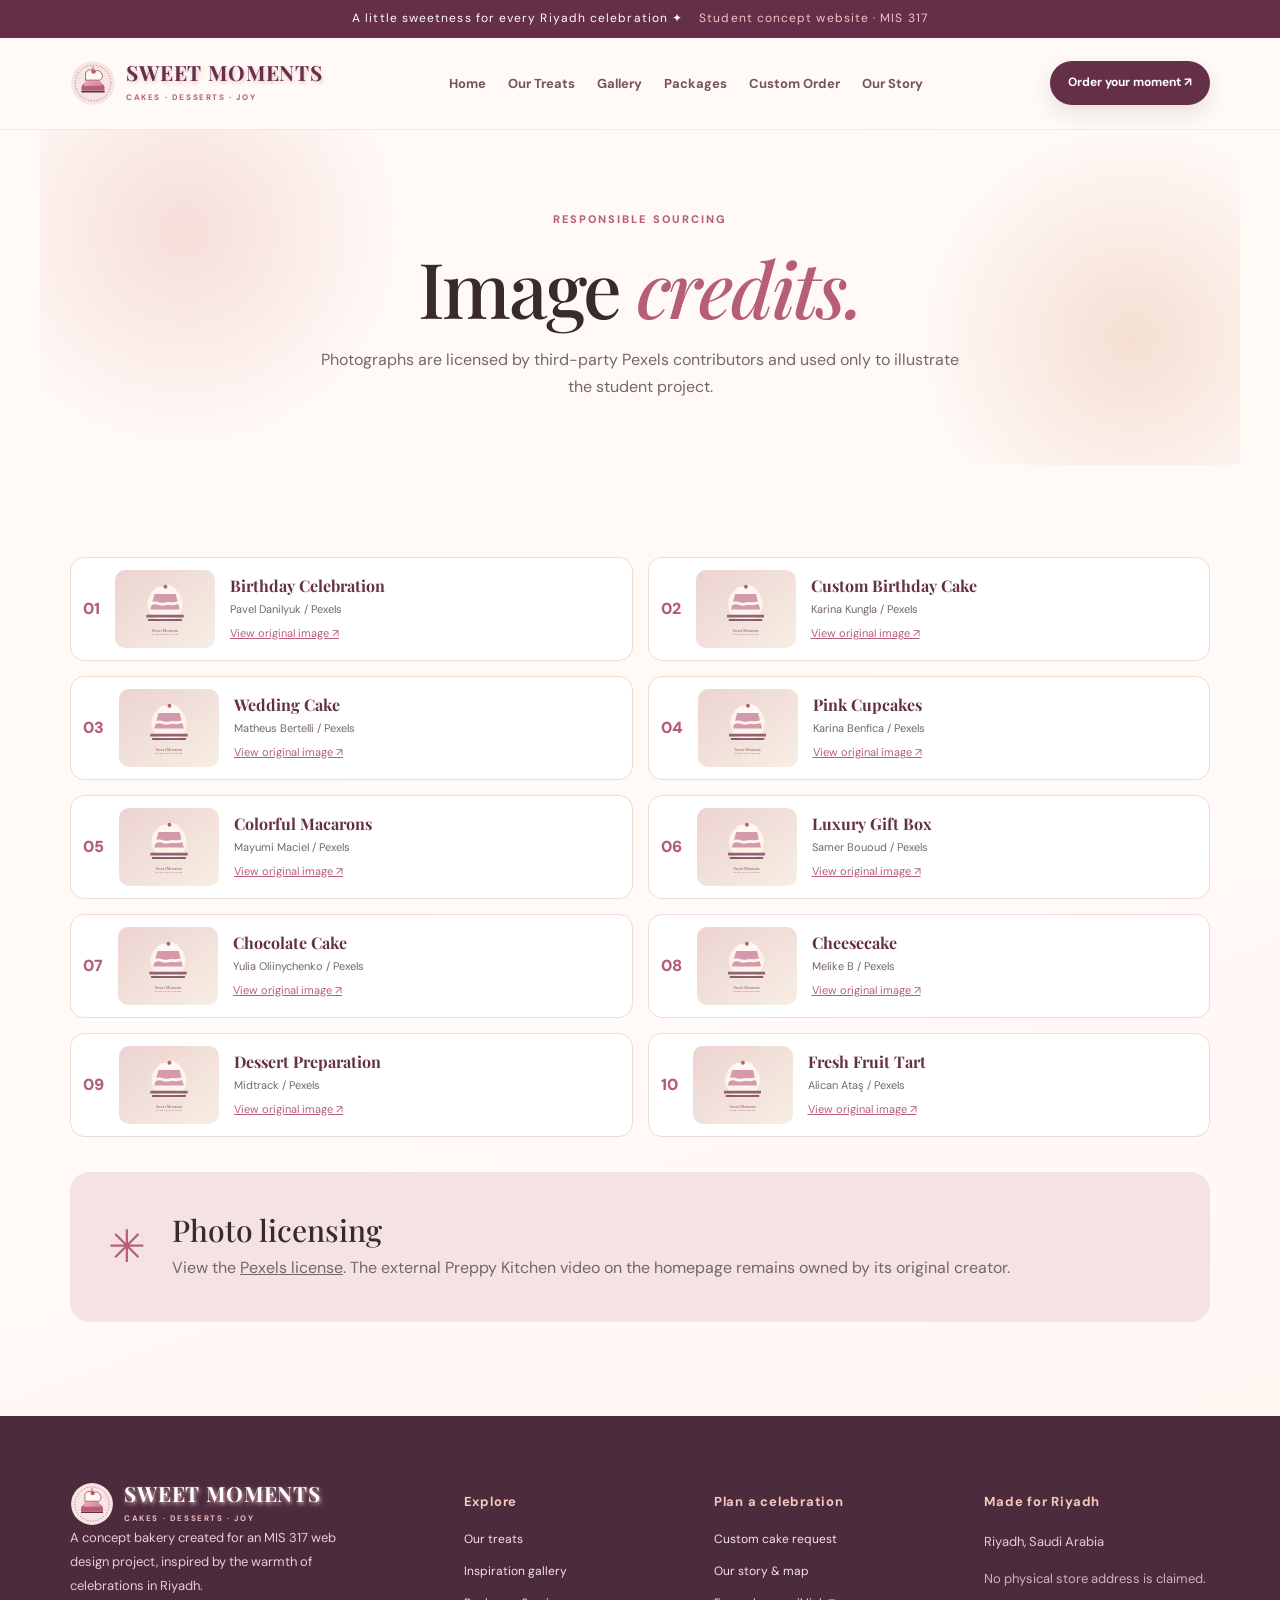
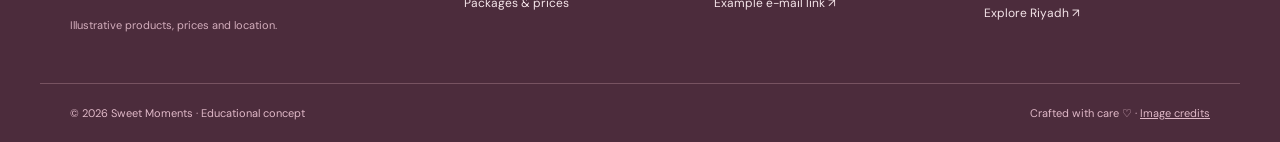
<file: image-credits.html>
<!doctype html>
<html lang="en"><head><meta charset="utf-8"><meta name="viewport" content="width=device-width,initial-scale=1">
<title>Image Credits | Sweet Moments Riyadh</title><meta name="description" content="Photo credits and source links for ten Pexels dessert photographs.">
<meta name="theme-color" content="#fffaf5"><link rel="icon" type="image/svg+xml" href="assets/logo.svg">
<link rel="preconnect" href="https://images.pexels.com" crossorigin><link rel="stylesheet" href="css/style.css"><script src="js/script.js" defer></script></head>
<body><a class="skip-link" href="#main">Skip to content</a>
<div class="announcement">A little sweetness for every Riyadh celebration <span aria-hidden="true">✦</span> <span class="announcement-note">Student concept website · MIS 317</span></div>
<header class="site-header"><div class="shell nav-wrap">
  <a class="brand" href="index.html" aria-label="Sweet Moments homepage"><img src="assets/logo.svg" alt="" width="46" height="46"><span class="brand-copy"><strong>SWEET MOMENTS</strong><small>CAKES · DESSERTS · JOY</small></span></a>
  <button class="menu-toggle" aria-expanded="false" aria-controls="primary-nav" aria-label="Open navigation"><span></span><span></span><span></span></button>
  <nav id="primary-nav" aria-label="Main navigation"><a href="index.html" >Home</a><a href="products.html" >Our Treats</a><a href="gallery.html" >Gallery</a><a href="packages.html" >Packages</a><a href="custom-order.html" >Custom Order</a><a href="about-contact.html" >Our Story</a></nav>
  <a class="nav-cta" href="custom-order.html">Order your moment <span aria-hidden="true">↗</span></a>
</div></header><main id="main"><section class="page-hero shell"><span class="eyebrow">RESPONSIBLE SOURCING</span><h1>Image <em>credits.</em></h1><p>Photographs are licensed by third-party Pexels contributors and used only to illustrate the student project.</p></section><section class="section shell"><div class="credits-list"><div class="credit-item"><span class="credit-num">01</span><img class="" src="https://images.pexels.com/photos/7180730/pexels-photo-7180730.jpeg?auto=compress&amp;cs=tinysrgb&amp;w=1400" alt="A pink birthday cake on a decorated celebration table" loading="lazy" decoding="async" onerror="this.onerror=null;this.src='assets/placeholder.svg'" ><div><strong>Birthday Celebration</strong><p>Pavel Danilyuk / Pexels</p><a href="https://www.pexels.com/photo/table-for-a-birthday-party-7180730/" target="_blank" rel="noopener noreferrer">View original image ↗</a></div></div><div class="credit-item"><span class="credit-num">02</span><img class="" src="https://images.pexels.com/photos/18140854/pexels-photo-18140854.jpeg?auto=compress&amp;cs=tinysrgb&amp;w=1400" alt="Pastel pink birthday cake decorated with mint frosting" loading="lazy" decoding="async" onerror="this.onerror=null;this.src='assets/placeholder.svg'" ><div><strong>Custom Birthday Cake</strong><p>Karina Kungla / Pexels</p><a href="https://www.pexels.com/photo/pink-birthday-cake-18140854/" target="_blank" rel="noopener noreferrer">View original image ↗</a></div></div><div class="credit-item"><span class="credit-num">03</span><img class="" src="https://images.pexels.com/photos/29388913/pexels-photo-29388913.jpeg?auto=compress&amp;cs=tinysrgb&amp;w=1400" alt="Elegant white three-tier floral wedding cake" loading="lazy" decoding="async" onerror="this.onerror=null;this.src='assets/placeholder.svg'" ><div><strong>Wedding Cake</strong><p>Matheus Bertelli / Pexels</p><a href="https://www.pexels.com/photo/elegant-three-tier-white-wedding-cake-with-flowers-29388913/" target="_blank" rel="noopener noreferrer">View original image ↗</a></div></div><div class="credit-item"><span class="credit-num">04</span><img class="" src="https://images.pexels.com/photos/19976302/pexels-photo-19976302.jpeg?auto=compress&amp;cs=tinysrgb&amp;w=1400" alt="Pink buttercream cupcakes on turquoise dessert stand" loading="lazy" decoding="async" onerror="this.onerror=null;this.src='assets/placeholder.svg'" ><div><strong>Pink Cupcakes</strong><p>Karina Benfica / Pexels</p><a href="https://www.pexels.com/photo/close-up-of-cupcakes-with-pink-frosting-19976302/" target="_blank" rel="noopener noreferrer">View original image ↗</a></div></div><div class="credit-item"><span class="credit-num">05</span><img class="" src="https://images.pexels.com/photos/17988075/pexels-photo-17988075.jpeg?auto=compress&amp;cs=tinysrgb&amp;w=1400" alt="Three pastel macarons against a subtle background" loading="lazy" decoding="async" onerror="this.onerror=null;this.src='assets/placeholder.svg'" ><div><strong>Colorful Macarons</strong><p>Mayumi Maciel / Pexels</p><a href="https://www.pexels.com/photo/close-up-of-a-macarons-17988075/" target="_blank" rel="noopener noreferrer">View original image ↗</a></div></div><div class="credit-item"><span class="credit-num">06</span><img class="" src="https://images.pexels.com/photos/31746088/pexels-photo-31746088.jpeg?auto=compress&amp;cs=tinysrgb&amp;w=1400" alt="Elegant assorted Middle Eastern sweets gift box" loading="lazy" decoding="async" onerror="this.onerror=null;this.src='assets/placeholder.svg'" ><div><strong>Luxury Gift Box</strong><p>Samer Bououd / Pexels</p><a href="https://www.pexels.com/photo/elegant-box-of-assorted-cookies-and-sweets-31746088/" target="_blank" rel="noopener noreferrer">View original image ↗</a></div></div><div class="credit-item"><span class="credit-num">07</span><img class="" src="https://images.pexels.com/photos/19651178/pexels-photo-19651178.jpeg?auto=compress&amp;cs=tinysrgb&amp;w=1400" alt="Rich chocolate layer cake slice on a white plate" loading="lazy" decoding="async" onerror="this.onerror=null;this.src='assets/placeholder.svg'" ><div><strong>Chocolate Cake</strong><p>Yulia Oliinychenko / Pexels</p><a href="https://www.pexels.com/photo/slice-of-chocolate-cake-on-a-plate-19651178/" target="_blank" rel="noopener noreferrer">View original image ↗</a></div></div><div class="credit-item"><span class="credit-num">08</span><img class="" src="https://images.pexels.com/photos/25746358/pexels-photo-25746358.jpeg?auto=compress&amp;cs=tinysrgb&amp;w=1400" alt="San Sebastian cheesecake with berries on a cake stand" loading="lazy" decoding="async" onerror="this.onerror=null;this.src='assets/placeholder.svg'" ><div><strong>Cheesecake</strong><p>Melike B / Pexels</p><a href="https://www.pexels.com/photo/san-sebastian-cheesecake-with-fruit-25746358/" target="_blank" rel="noopener noreferrer">View original image ↗</a></div></div><div class="credit-item"><span class="credit-num">09</span><img class="" src="https://images.pexels.com/photos/14996841/pexels-photo-14996841.jpeg?auto=compress&amp;cs=tinysrgb&amp;w=1400" alt="A pastry chef decorating a dessert with a piping bag" loading="lazy" decoding="async" onerror="this.onerror=null;this.src='assets/placeholder.svg'" ><div><strong>Dessert Preparation</strong><p>Midtrack / Pexels</p><a href="https://www.pexels.com/photo/baker-decorating-a-dessert-with-a-pastry-bag-14996841/" target="_blank" rel="noopener noreferrer">View original image ↗</a></div></div><div class="credit-item"><span class="credit-num">10</span><img class="" src="https://images.pexels.com/photos/29358763/pexels-photo-29358763.jpeg?auto=compress&amp;cs=tinysrgb&amp;w=1400" alt="Colorful fresh fruit tart with strawberries, kiwi and berries" loading="lazy" decoding="async" onerror="this.onerror=null;this.src='assets/placeholder.svg'" ><div><strong>Fresh Fruit Tart</strong><p>Alican Ataş / Pexels</p><a href="https://www.pexels.com/photo/colorful-fruit-tart-on-wooden-slice-29358763/" target="_blank" rel="noopener noreferrer">View original image ↗</a></div></div></div><div class="inline-banner"><span class="star">✳</span><div><h2>Photo licensing</h2><p>View the <a href="https://www.pexels.com/license/" target="_blank" rel="noopener noreferrer">Pexels license</a>. The external Preppy Kitchen video on the homepage remains owned by its original creator.</p></div></div></section></main><footer class="site-footer"><div class="shell footer-main"><div class="footer-about"><a class="brand footer-brand" href="index.html"><img src="assets/logo.svg" alt="" width="44" height="44"><span class="brand-copy"><strong>SWEET MOMENTS</strong><small>CAKES · DESSERTS · JOY</small></span></a><p>A concept bakery created for an MIS 317 web design project, inspired by the warmth of celebrations in Riyadh.</p><span class="footer-note">Illustrative products, prices and location.</span></div><div><h3>Explore</h3><a href="products.html">Our treats</a><a href="gallery.html">Inspiration gallery</a><a href="packages.html">Packages & prices</a></div><div><h3>Plan a celebration</h3><a href="custom-order.html">Custom cake request</a><a href="about-contact.html">Our story & map</a><a href="mailto:hello@sweetmoments.example">Example e-mail link ↗</a></div><div><h3>Made for Riyadh</h3><p>Riyadh, Saudi Arabia</p><p class="footer-note">No physical store address is claimed.</p><a href="https://www.visitsaudi.com/en/see-do/destinations/riyadh" target="_blank" rel="noopener noreferrer">Explore Riyadh ↗</a></div></div><div class="shell footer-bottom"><span>© <span id="copyright-year">2026</span> Sweet Moments · Educational concept</span><span>Crafted with care ♡ · <a href="image-credits.html">Image credits</a></span></div></footer></body></html>
</file>
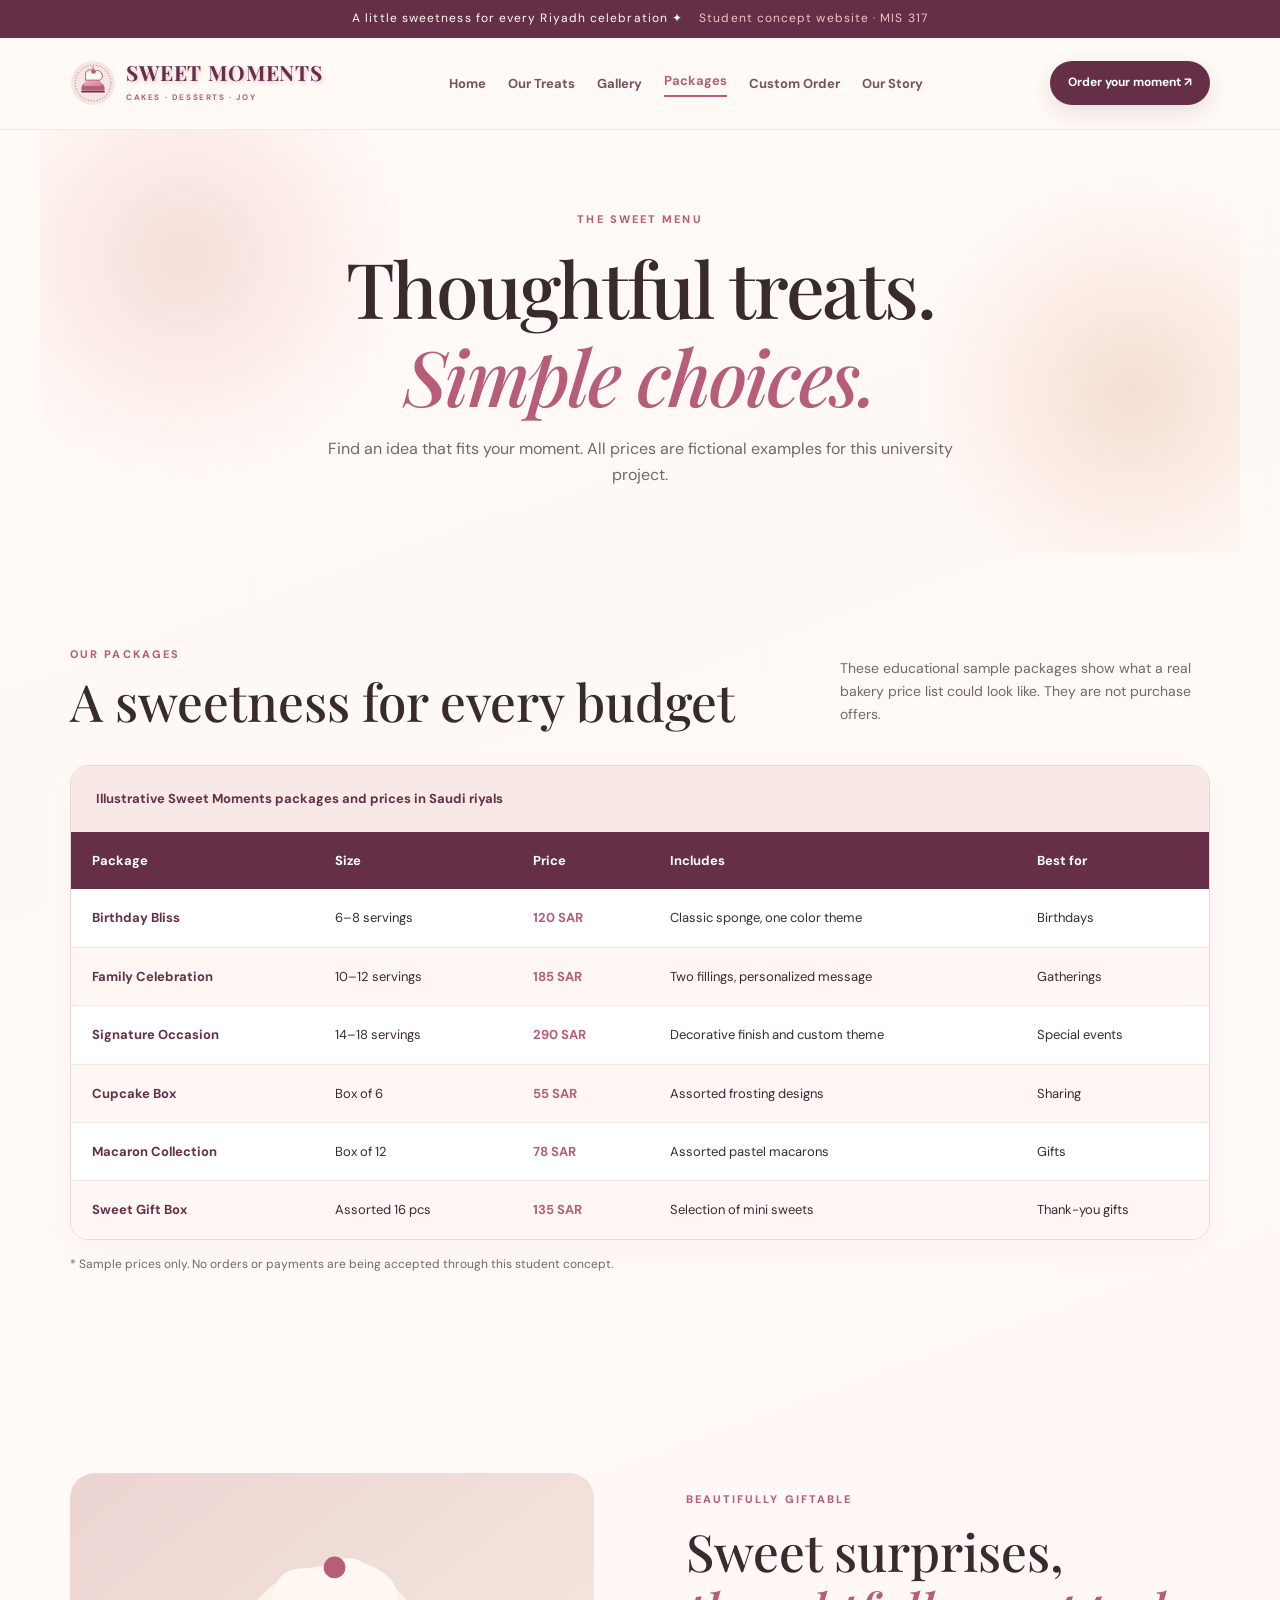
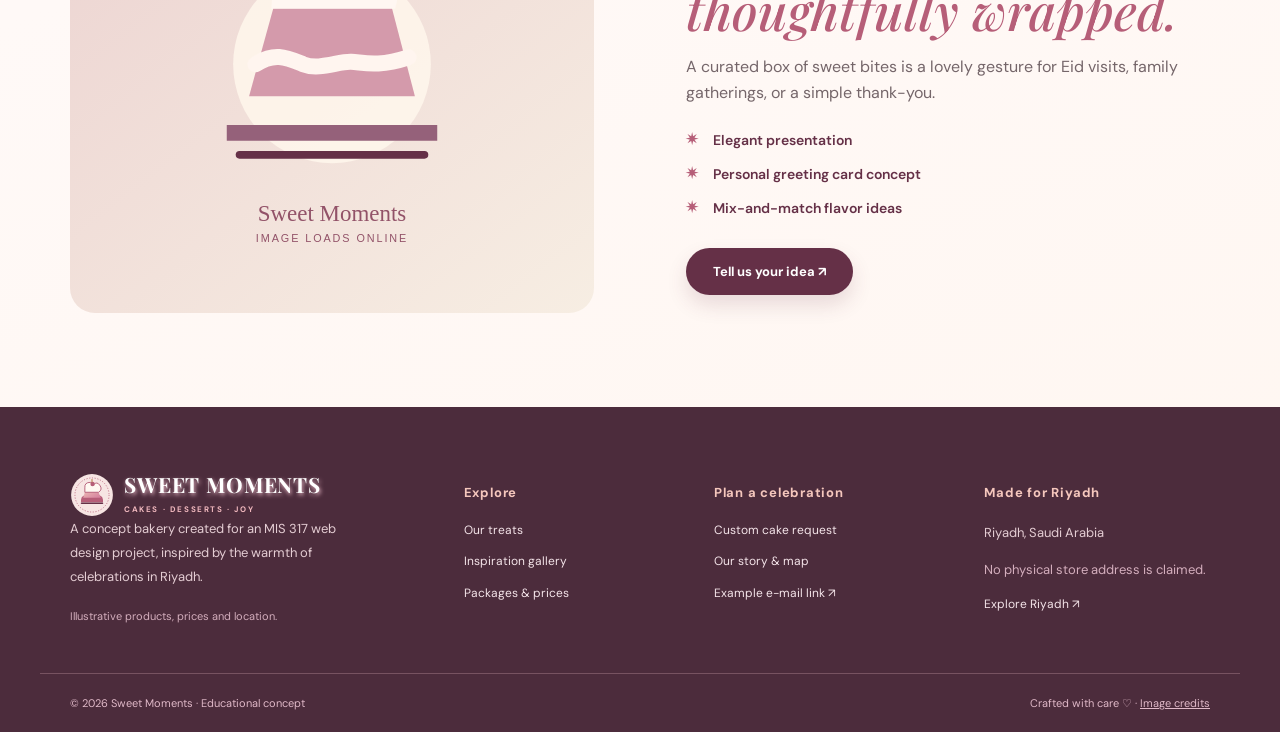
<file: packages.html>
<!doctype html>
<html lang="en"><head><meta charset="utf-8"><meta name="viewport" content="width=device-width,initial-scale=1">
<title>Packages &amp; Prices | Sweet Moments Riyadh</title><meta name="description" content="See illustrative cake, cupcake, macaron, and gift box packages in SAR.">
<meta name="theme-color" content="#fffaf5"><link rel="icon" type="image/svg+xml" href="assets/logo.svg">
<link rel="preconnect" href="https://images.pexels.com" crossorigin><link rel="stylesheet" href="css/style.css"><script src="js/script.js" defer></script></head>
<body><a class="skip-link" href="#main">Skip to content</a>
<div class="announcement">A little sweetness for every Riyadh celebration <span aria-hidden="true">✦</span> <span class="announcement-note">Student concept website · MIS 317</span></div>
<header class="site-header"><div class="shell nav-wrap">
  <a class="brand" href="index.html" aria-label="Sweet Moments homepage"><img src="assets/logo.svg" alt="" width="46" height="46"><span class="brand-copy"><strong>SWEET MOMENTS</strong><small>CAKES · DESSERTS · JOY</small></span></a>
  <button class="menu-toggle" aria-expanded="false" aria-controls="primary-nav" aria-label="Open navigation"><span></span><span></span><span></span></button>
  <nav id="primary-nav" aria-label="Main navigation"><a href="index.html" >Home</a><a href="products.html" >Our Treats</a><a href="gallery.html" >Gallery</a><a href="packages.html" aria-current="page">Packages</a><a href="custom-order.html" >Custom Order</a><a href="about-contact.html" >Our Story</a></nav>
  <a class="nav-cta" href="custom-order.html">Order your moment <span aria-hidden="true">↗</span></a>
</div></header><main id="main"><section class="page-hero shell"><span class="eyebrow">THE SWEET MENU</span><h1>Thoughtful treats.<br><em>Simple choices.</em></h1><p>Find an idea that fits your moment. All prices are fictional examples for this university project.</p></section><section class="section shell"><div class="pricing-intro"><div><span class="eyebrow">OUR PACKAGES</span><h2>A sweetness for every budget</h2></div><p>These educational sample packages show what a real bakery price list could look like. They are not purchase offers.</p></div><div class="table-wrap"><table><caption>Illustrative Sweet Moments packages and prices in Saudi riyals</caption><thead><tr><th scope="col">Package</th><th scope="col">Size</th><th scope="col">Price</th><th scope="col">Includes</th><th scope="col">Best for</th></tr></thead><tbody><tr><th scope="row">Birthday Bliss</th><td>6–8 servings</td><td><strong>120 SAR</strong></td><td>Classic sponge, one color theme</td><td>Birthdays</td></tr><tr><th scope="row">Family Celebration</th><td>10–12 servings</td><td><strong>185 SAR</strong></td><td>Two fillings, personalized message</td><td>Gatherings</td></tr><tr><th scope="row">Signature Occasion</th><td>14–18 servings</td><td><strong>290 SAR</strong></td><td>Decorative finish and custom theme</td><td>Special events</td></tr><tr><th scope="row">Cupcake Box</th><td>Box of 6</td><td><strong>55 SAR</strong></td><td>Assorted frosting designs</td><td>Sharing</td></tr><tr><th scope="row">Macaron Collection</th><td>Box of 12</td><td><strong>78 SAR</strong></td><td>Assorted pastel macarons</td><td>Gifts</td></tr><tr><th scope="row">Sweet Gift Box</th><td>Assorted 16 pcs</td><td><strong>135 SAR</strong></td><td>Selection of mini sweets</td><td>Thank-you gifts</td></tr></tbody></table></div><p class="fine-print">* Sample prices only. No orders or payments are being accepted through this student concept.</p></section><section class="section shell package-spotlight"><div><img class="" src="https://images.pexels.com/photos/31746088/pexels-photo-31746088.jpeg?auto=compress&amp;cs=tinysrgb&amp;w=1400" alt="Elegant assorted Middle Eastern sweets gift box" loading="lazy" decoding="async" onerror="this.onerror=null;this.src='assets/placeholder.svg'" ></div><div><span class="eyebrow">BEAUTIFULLY GIFTABLE</span><h2>Sweet surprises, <em>thoughtfully wrapped.</em></h2><p>A curated box of sweet bites is a lovely gesture for Eid visits, family gatherings, or a simple thank-you.</p><ul class="check-list"><li>Elegant presentation</li><li>Personal greeting card concept</li><li>Mix-and-match flavor ideas</li></ul><a class="btn btn-primary" href="custom-order.html">Tell us your idea ↗</a></div></section></main><footer class="site-footer"><div class="shell footer-main"><div class="footer-about"><a class="brand footer-brand" href="index.html"><img src="assets/logo.svg" alt="" width="44" height="44"><span class="brand-copy"><strong>SWEET MOMENTS</strong><small>CAKES · DESSERTS · JOY</small></span></a><p>A concept bakery created for an MIS 317 web design project, inspired by the warmth of celebrations in Riyadh.</p><span class="footer-note">Illustrative products, prices and location.</span></div><div><h3>Explore</h3><a href="products.html">Our treats</a><a href="gallery.html">Inspiration gallery</a><a href="packages.html">Packages & prices</a></div><div><h3>Plan a celebration</h3><a href="custom-order.html">Custom cake request</a><a href="about-contact.html">Our story & map</a><a href="mailto:hello@sweetmoments.example">Example e-mail link ↗</a></div><div><h3>Made for Riyadh</h3><p>Riyadh, Saudi Arabia</p><p class="footer-note">No physical store address is claimed.</p><a href="https://www.visitsaudi.com/en/see-do/destinations/riyadh" target="_blank" rel="noopener noreferrer">Explore Riyadh ↗</a></div></div><div class="shell footer-bottom"><span>© <span id="copyright-year">2026</span> Sweet Moments · Educational concept</span><span>Crafted with care ♡ · <a href="image-credits.html">Image credits</a></span></div></footer></body></html>
</file>
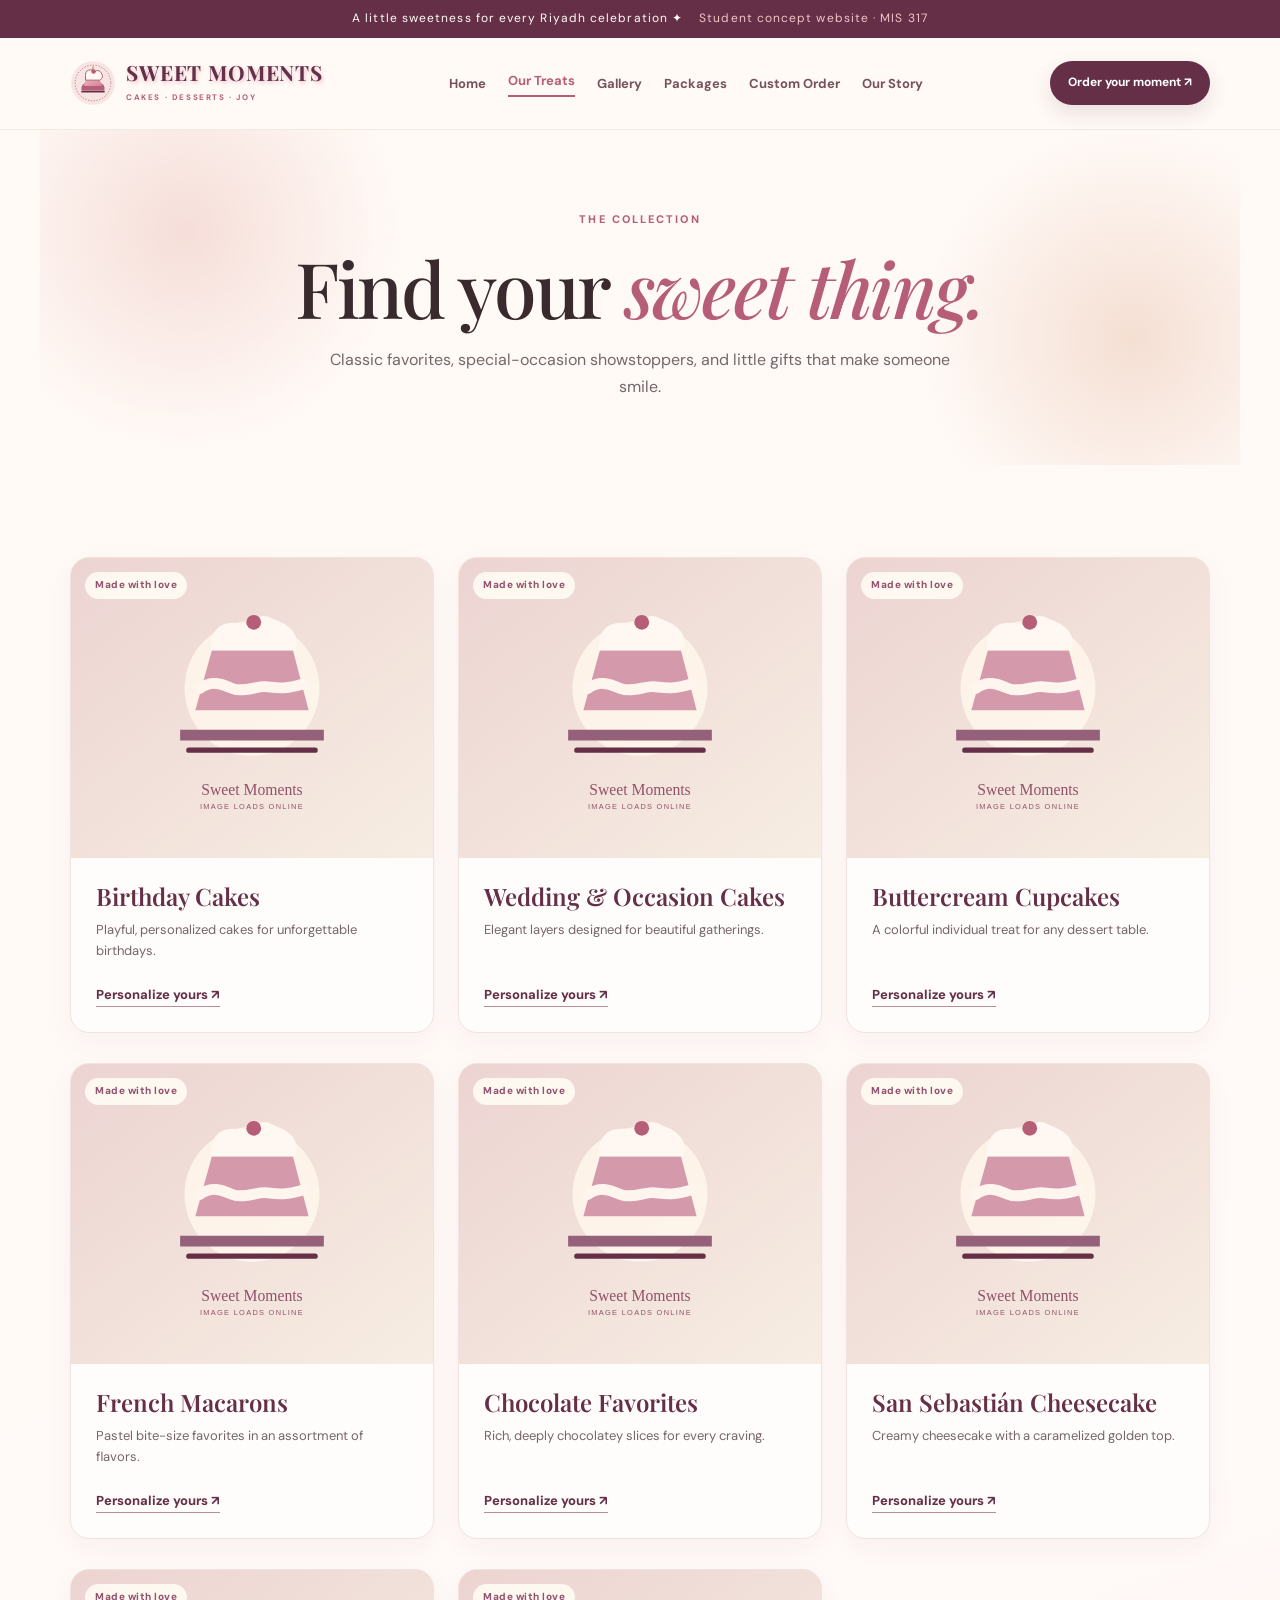
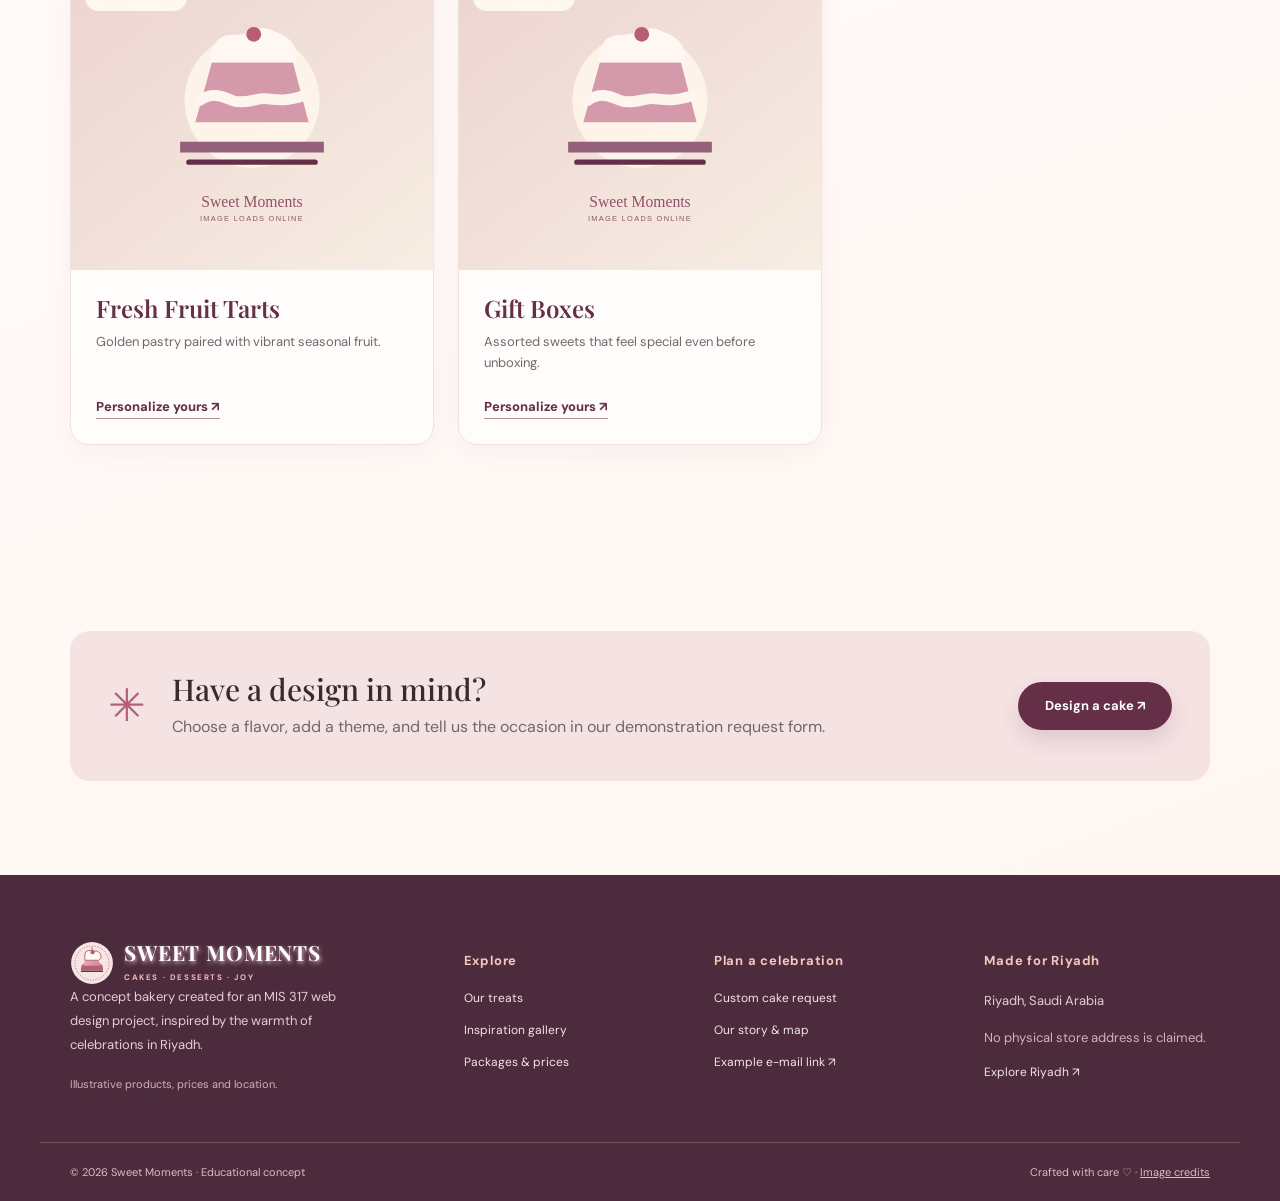
<file: products.html>
<!doctype html>
<html lang="en"><head><meta charset="utf-8"><meta name="viewport" content="width=device-width,initial-scale=1">
<title>Cakes &amp; Desserts | Sweet Moments Riyadh</title><meta name="description" content="Explore celebration cakes, macarons, cupcakes, chocolates, and gift boxes.">
<meta name="theme-color" content="#fffaf5"><link rel="icon" type="image/svg+xml" href="assets/logo.svg">
<link rel="preconnect" href="https://images.pexels.com" crossorigin><link rel="stylesheet" href="css/style.css"><script src="js/script.js" defer></script></head>
<body><a class="skip-link" href="#main">Skip to content</a>
<div class="announcement">A little sweetness for every Riyadh celebration <span aria-hidden="true">✦</span> <span class="announcement-note">Student concept website · MIS 317</span></div>
<header class="site-header"><div class="shell nav-wrap">
  <a class="brand" href="index.html" aria-label="Sweet Moments homepage"><img src="assets/logo.svg" alt="" width="46" height="46"><span class="brand-copy"><strong>SWEET MOMENTS</strong><small>CAKES · DESSERTS · JOY</small></span></a>
  <button class="menu-toggle" aria-expanded="false" aria-controls="primary-nav" aria-label="Open navigation"><span></span><span></span><span></span></button>
  <nav id="primary-nav" aria-label="Main navigation"><a href="index.html" >Home</a><a href="products.html" aria-current="page">Our Treats</a><a href="gallery.html" >Gallery</a><a href="packages.html" >Packages</a><a href="custom-order.html" >Custom Order</a><a href="about-contact.html" >Our Story</a></nav>
  <a class="nav-cta" href="custom-order.html">Order your moment <span aria-hidden="true">↗</span></a>
</div></header><main id="main"><section class="page-hero shell"><span class="eyebrow">THE COLLECTION</span><h1>Find your <em>sweet thing.</em></h1><p>Classic favorites, special-occasion showstoppers, and little gifts that make someone smile.</p></section><section class="section shell"><div class="treat-grid three-up"><article class="treat-card "><div class="treat-media"><img class="" src="https://images.pexels.com/photos/18140854/pexels-photo-18140854.jpeg?auto=compress&amp;cs=tinysrgb&amp;w=1400" alt="Pastel pink birthday cake decorated with mint frosting" loading="lazy" decoding="async" onerror="this.onerror=null;this.src='assets/placeholder.svg'" ><span class="media-stamp">Made with love</span></div><div class="treat-card-body"><h3>Birthday Cakes</h3><p>Playful, personalized cakes for unforgettable birthdays.</p><a class="text-link" href="custom-order.html">Personalize yours <span aria-hidden="true">↗</span></a></div></article><article class="treat-card "><div class="treat-media"><img class="" src="https://images.pexels.com/photos/29388913/pexels-photo-29388913.jpeg?auto=compress&amp;cs=tinysrgb&amp;w=1400" alt="Elegant white three-tier floral wedding cake" loading="lazy" decoding="async" onerror="this.onerror=null;this.src='assets/placeholder.svg'" ><span class="media-stamp">Made with love</span></div><div class="treat-card-body"><h3>Wedding & Occasion Cakes</h3><p>Elegant layers designed for beautiful gatherings.</p><a class="text-link" href="custom-order.html">Personalize yours <span aria-hidden="true">↗</span></a></div></article><article class="treat-card "><div class="treat-media"><img class="" src="https://images.pexels.com/photos/19976302/pexels-photo-19976302.jpeg?auto=compress&amp;cs=tinysrgb&amp;w=1400" alt="Pink buttercream cupcakes on turquoise dessert stand" loading="lazy" decoding="async" onerror="this.onerror=null;this.src='assets/placeholder.svg'" ><span class="media-stamp">Made with love</span></div><div class="treat-card-body"><h3>Buttercream Cupcakes</h3><p>A colorful individual treat for any dessert table.</p><a class="text-link" href="custom-order.html">Personalize yours <span aria-hidden="true">↗</span></a></div></article><article class="treat-card "><div class="treat-media"><img class="" src="https://images.pexels.com/photos/17988075/pexels-photo-17988075.jpeg?auto=compress&amp;cs=tinysrgb&amp;w=1400" alt="Three pastel macarons against a subtle background" loading="lazy" decoding="async" onerror="this.onerror=null;this.src='assets/placeholder.svg'" ><span class="media-stamp">Made with love</span></div><div class="treat-card-body"><h3>French Macarons</h3><p>Pastel bite-size favorites in an assortment of flavors.</p><a class="text-link" href="custom-order.html">Personalize yours <span aria-hidden="true">↗</span></a></div></article><article class="treat-card "><div class="treat-media"><img class="" src="https://images.pexels.com/photos/19651178/pexels-photo-19651178.jpeg?auto=compress&amp;cs=tinysrgb&amp;w=1400" alt="Rich chocolate layer cake slice on a white plate" loading="lazy" decoding="async" onerror="this.onerror=null;this.src='assets/placeholder.svg'" ><span class="media-stamp">Made with love</span></div><div class="treat-card-body"><h3>Chocolate Favorites</h3><p>Rich, deeply chocolatey slices for every craving.</p><a class="text-link" href="custom-order.html">Personalize yours <span aria-hidden="true">↗</span></a></div></article><article class="treat-card "><div class="treat-media"><img class="" src="https://images.pexels.com/photos/25746358/pexels-photo-25746358.jpeg?auto=compress&amp;cs=tinysrgb&amp;w=1400" alt="San Sebastian cheesecake with berries on a cake stand" loading="lazy" decoding="async" onerror="this.onerror=null;this.src='assets/placeholder.svg'" ><span class="media-stamp">Made with love</span></div><div class="treat-card-body"><h3>San Sebastián Cheesecake</h3><p>Creamy cheesecake with a caramelized golden top.</p><a class="text-link" href="custom-order.html">Personalize yours <span aria-hidden="true">↗</span></a></div></article><article class="treat-card "><div class="treat-media"><img class="" src="https://images.pexels.com/photos/29358763/pexels-photo-29358763.jpeg?auto=compress&amp;cs=tinysrgb&amp;w=1400" alt="Colorful fresh fruit tart with strawberries, kiwi and berries" loading="lazy" decoding="async" onerror="this.onerror=null;this.src='assets/placeholder.svg'" ><span class="media-stamp">Made with love</span></div><div class="treat-card-body"><h3>Fresh Fruit Tarts</h3><p>Golden pastry paired with vibrant seasonal fruit.</p><a class="text-link" href="custom-order.html">Personalize yours <span aria-hidden="true">↗</span></a></div></article><article class="treat-card "><div class="treat-media"><img class="" src="https://images.pexels.com/photos/31746088/pexels-photo-31746088.jpeg?auto=compress&amp;cs=tinysrgb&amp;w=1400" alt="Elegant assorted Middle Eastern sweets gift box" loading="lazy" decoding="async" onerror="this.onerror=null;this.src='assets/placeholder.svg'" ><span class="media-stamp">Made with love</span></div><div class="treat-card-body"><h3>Gift Boxes</h3><p>Assorted sweets that feel special even before unboxing.</p><a class="text-link" href="custom-order.html">Personalize yours <span aria-hidden="true">↗</span></a></div></article></div></section><section class="section shell"><div class="inline-banner"><span class="star" aria-hidden="true">✳</span><div><h2>Have a design in mind?</h2><p>Choose a flavor, add a theme, and tell us the occasion in our demonstration request form.</p></div><a class="btn btn-primary" href="custom-order.html">Design a cake ↗</a></div></section></main><footer class="site-footer"><div class="shell footer-main"><div class="footer-about"><a class="brand footer-brand" href="index.html"><img src="assets/logo.svg" alt="" width="44" height="44"><span class="brand-copy"><strong>SWEET MOMENTS</strong><small>CAKES · DESSERTS · JOY</small></span></a><p>A concept bakery created for an MIS 317 web design project, inspired by the warmth of celebrations in Riyadh.</p><span class="footer-note">Illustrative products, prices and location.</span></div><div><h3>Explore</h3><a href="products.html">Our treats</a><a href="gallery.html">Inspiration gallery</a><a href="packages.html">Packages & prices</a></div><div><h3>Plan a celebration</h3><a href="custom-order.html">Custom cake request</a><a href="about-contact.html">Our story & map</a><a href="mailto:hello@sweetmoments.example">Example e-mail link ↗</a></div><div><h3>Made for Riyadh</h3><p>Riyadh, Saudi Arabia</p><p class="footer-note">No physical store address is claimed.</p><a href="https://www.visitsaudi.com/en/see-do/destinations/riyadh" target="_blank" rel="noopener noreferrer">Explore Riyadh ↗</a></div></div><div class="shell footer-bottom"><span>© <span id="copyright-year">2026</span> Sweet Moments · Educational concept</span><span>Crafted with care ♡ · <a href="image-credits.html">Image credits</a></span></div></footer></body></html>
</file>
<file: css/style.css>
/* Sweet Moments · MIS 317 original coursework design · external stylesheet */
@import url('https://fonts.googleapis.com/css2?family=DM+Sans:wght@400;500;600;700&family=Playfair+Display:ital,wght@0,500;0,600;0,700;1,500;1,600&display=swap');
:root{--cream:#fffaf6;--blush:#f9e9e6;--rose:#b65e78;--plum:#653047;--ink:#392a2e;--muted:#75666a;--gold:#b98750;--line:#ebdcd5;--white:#fff;--radius:20px;--font-text:'DM Sans','Segoe UI',sans-serif;--font-display:'Playfair Display',Georgia,serif}
*{box-sizing:border-box}html{scroll-behavior:smooth}body{margin:0;font-family:var(--font-text);font-size:16px;line-height:1.65;color:var(--ink);background:linear-gradient(160deg,#fffaf6 0%,#fff9f7 58%,#fff6f0 100%)}img{max-width:100%;display:block}a{color:inherit}button,input,select,textarea{font:inherit}button{cursor:pointer}h1,h2,h3,h4,p{margin-top:0}h1,h2,h3{line-height:1.15}h1,h2{font-family:var(--font-display);font-weight:500}h1 em,h2 em{font-weight:500;color:var(--rose)}h2{font-size:clamp(2rem,4vw,3.4rem)}h3{font-size:1.2rem}p{color:var(--muted)}.shell{max-width:1200px;margin:auto;padding-left:30px;padding-right:30px}.section{padding-top:92px;padding-bottom:94px}.skip-link{position:absolute;z-index:100;left:10px;top:-100px;background:#fff;padding:10px}.skip-link:focus{top:10px}.announcement{background:var(--plum);color:#fffbf6;text-align:center;font-size:12px;letter-spacing:.09em;padding:9px 12px}.announcement-note{color:#f0c3c8;margin-left:12px}.site-header{position:sticky;top:0;z-index:40;background:rgba(255,250,246,.96);backdrop-filter:blur(12px);border-bottom:1px solid #f3e9e3}.nav-wrap{height:91px;display:flex;align-items:center;gap:22px;justify-content:space-between}.brand{display:flex;align-items:center;gap:10px;text-decoration:none;min-width:195px}.brand-copy{display:flex;flex-direction:column}.brand-copy strong{font-family:var(--font-display);font-size:21px;font-weight:700;line-height:1;color:var(--plum);text-shadow:1px 2px 4px #e8b8c6;letter-spacing:.04em;text-transform:capitalize}.brand-copy small{font-size:8px;letter-spacing:.20em;color:var(--rose);font-weight:700;margin-top:8px}.site-header nav{display:flex;align-items:center;gap:22px}.site-header nav a{text-decoration:none;font-size:13px;font-weight:700;color:#76525c;transition:color .2s}.site-header nav a:hover,.site-header nav a[aria-current=page]{color:var(--rose)}.site-header nav a[aria-current=page]{border-bottom:2px solid var(--rose);padding-bottom:4px}.nav-cta{background:var(--plum);border-radius:999px;color:white;text-decoration:none;padding:12px 18px;white-space:nowrap;font-size:12px;font-weight:700;box-shadow:0 8px 20px #63304722}.nav-cta:hover{background:var(--rose)}.menu-toggle{display:none;background:none;border:0;width:44px;height:44px;padding:10px;flex-direction:column;align-items:center;justify-content:center;gap:5px}.menu-toggle span{width:22px;height:2px;background:var(--plum)}.eyebrow{display:block;font-size:11px;letter-spacing:.19em;font-weight:800;color:var(--rose);text-transform:uppercase}.btn{display:inline-flex;align-items:center;justify-content:center;gap:12px;padding:15px 26px;border-radius:999px;border:1px solid transparent;text-decoration:none;font-weight:700;font-size:13px;line-height:1.2;transition:transform .2s,background .2s,box-shadow .2s}.btn:hover{transform:translateY(-2px)}.btn-primary{background:var(--plum);color:white;box-shadow:0 10px 20px #65304725}.btn-primary:hover{background:#7d3e59}.btn-ghost{color:var(--plum);border-color:#d7acb6;background:#fff9f6}.btn-outline{border-color:#c695a3;color:var(--plum)}.btn-light{background:white;color:var(--plum)}.text-link{font-weight:800;color:var(--plum);text-decoration:none;border-bottom:1px solid #b68e99;padding-bottom:3px;font-size:13px}.text-link:hover{color:var(--rose)}
.hero{background:radial-gradient(circle at 75% 45%,#fce6df 0%,transparent 43%),linear-gradient(110deg,#fffaf6,#fff5f0);overflow:hidden}.hero-grid{min-height:660px;display:grid;grid-template-columns:1fr 1.03fr;align-items:center;gap:45px;padding-top:40px;padding-bottom:50px}.hero-copy{padding-top:26px}.hero-topline{font-size:11px;letter-spacing:.22em;font-weight:800;color:var(--rose);display:flex;align-items:center;gap:11px}.hero-topline .line{height:1px;width:35px;background:var(--rose)}.hero h1{font-size:clamp(3.6rem,6.4vw,6.2rem);letter-spacing:-.04em;line-height:1.10;margin:28px 0}.hero h1 em{font-style:italic}.hero-copy>p{max-width:450px;line-height:1.85}.hero-actions{display:flex;flex-wrap:wrap;gap:13px;margin:30px 0 70px}.hero-bottom{display:flex;align-items:center;gap:12px;font-size:10px;letter-spacing:.11em;color:var(--muted);font-weight:800}.hero-bottom .mini-burst{font-size:20px;color:var(--gold)}.hero-date{font-size:11px;letter-spacing:normal;margin-left:auto;text-align:right;max-width:155px}.hero-date strong{display:block;color:var(--plum)}.hero-visual{position:relative;padding:27px 22px 30px}.hero-shape{position:absolute;inset:0 8px 20px -5px;background:#e8b2b6;transform:rotate(-7deg);border-radius:240px 240px 20px 20px}.hero-photo{position:relative;overflow:hidden;height:515px;border-radius:240px 240px 18px 18px;background:#e8d1cb}.hero-photo img{width:100%;height:100%;object-fit:cover;object-position:center}.photo-caption{position:absolute;bottom:0;width:100%;padding:25px 26px;background:linear-gradient(transparent,#1609108a);color:white;font-size:13px;font-weight:700}.photo-caption span{margin-right:12px}.hero-badge{display:flex;gap:9px;align-items:center;position:absolute;right:-6px;bottom:72px;background:#fffaf8;border:1px solid #fff;box-shadow:0 15px 35px #451e2833;transform:rotate(8deg);padding:14px 18px;border-radius:12px}.hero-badge strong{font-size:24px;color:var(--rose)}.hero-badge span{line-height:1.4;font-size:10px;font-weight:800;letter-spacing:.03em}.feature-strip{background:#f3e8e4;border-top:1px solid #eedbd3;border-bottom:1px solid #eedbd3}.feature-row{display:flex;align-items:center;justify-content:space-around;gap:20px;padding-top:18px;padding-bottom:18px}.feature-row div{font-size:12px;text-transform:uppercase;letter-spacing:.11em;font-weight:800;color:#74545d}.feature-row span{color:var(--rose);margin-right:10px}.section-heading{text-align:center;max-width:700px;margin:0 auto 38px}.section-heading h2{margin:12px 0 15px}.section-heading p{max-width:520px;margin:auto}.treat-grid{display:grid;grid-template-columns:repeat(3,minmax(0,1fr));gap:24px}.treat-grid.three-up{row-gap:30px}.treat-card{border:1px solid #f0e3dd;background:#fffdfb;border-radius:19px;overflow:hidden;box-shadow:0 9px 27px #7534470b;transition:transform .2s}.treat-card:hover{transform:translateY(-4px)}.treat-media{height:300px;position:relative;overflow:hidden;background:#efdcd6}.treat-media img{width:100%;height:100%;object-fit:cover;transition:transform .4s ease}.treat-card:hover .treat-media img,.treat-media img:hover{transform:scale(1.08)}.media-stamp{position:absolute;top:14px;left:14px;background:#fffdf5de;color:#93526d;border-radius:99px;padding:5px 10px;font-size:10px;font-weight:800;letter-spacing:.05em}.treat-card-body{padding:25px}.treat-card h3{font-family:var(--font-display);font-weight:600;color:var(--plum);font-size:24px;margin-bottom:8px}.treat-card p{font-size:13px;min-height:49px}.section-action{text-align:center;margin-top:38px}.craft-section{background:#f4e4e2}.craft-grid{display:grid;grid-template-columns:.92fr 1fr;align-items:center;gap:8%}.craft-visual{position:relative}.craft-visual img{width:100%;height:495px;object-fit:cover;border-radius:200px 200px 18px 18px;background:#ebd4d3}.craft-doodle{position:absolute;right:-30px;bottom:28px;font-size:95px;color:#c87986;transform:rotate(12deg)}.craft-copy h2{margin:17px 0 20px}.craft-copy p{line-height:1.9}.check-list{list-style:none;padding:0;margin:22px 0 28px}.check-list li{margin:11px 0;padding-left:27px;position:relative;color:var(--plum);font-weight:600;font-size:14px}.check-list li::before{content:'✷';color:var(--rose);position:absolute;left:0;top:-1px}.video-section .video-header .section-heading{margin-bottom:35px}.video-layout{display:grid;grid-template-columns:1.5fr .8fr;gap:0;border-radius:22px;overflow:hidden;background:#f4e0df}.video-wrapper{position:relative;aspect-ratio:16/9;min-height:300px;background:var(--plum)}.video-wrapper iframe{position:absolute;inset:0;width:100%;height:100%;border:0}.video-aside{padding:34px;align-self:center}.video-aside h3{font-family:var(--font-display);font-size:31px;color:var(--plum);margin:12px 0}.video-aside p{margin-bottom:24px}.media-credit{font-size:11px;text-align:right;margin-top:12px}.media-credit a{color:var(--plum)}.bottom-cta{background:linear-gradient(120deg,#793d56,#b66b7f);color:white;padding:70px 0}.cta-inner{display:flex;justify-content:space-between;align-items:center;gap:22px}.bottom-cta .eyebrow{color:#ffd9cc}.bottom-cta h2{color:white;max-width:690px;margin:9px 0;font-size:clamp(30px,4vw,48px)}
.page-hero{padding-top:80px;padding-bottom:65px;text-align:center;background-image:radial-gradient(circle at 12% 30%,#f6ded9 0%,transparent 20%),radial-gradient(circle at 91% 62%,#f5dfd3 0%,transparent 19%)}.page-hero h1{font-size:clamp(3rem,6vw,5.5rem);letter-spacing:-.03em;line-height:1.15;margin:15px 0 16px}.page-hero p{max-width:640px;margin:auto;font-size:16px}.inline-banner{display:flex;align-items:center;gap:26px;background:#f5e2e3;border-radius:20px;padding:38px}.inline-banner .star{font-size:45px;color:var(--rose)}.inline-banner>div{flex:1}.inline-banner h2{font-size:30px;margin-bottom:8px}.inline-banner p{margin:0}.gallery-filter{display:flex;flex-wrap:wrap;justify-content:center;gap:8px;margin-bottom:34px}.filter-btn{border:1px solid #e3ccd0;background:#fffcfa;color:var(--plum);border-radius:99px;padding:10px 18px;font-size:13px;font-weight:700}.filter-btn.active,.filter-btn:hover{background:var(--plum);color:white}.gallery-grid{display:grid;grid-template-columns:repeat(3,1fr);gap:23px}.gallery-item{margin:0;background:white;border-radius:16px;overflow:hidden;border:1px solid #f0e3dd}.gallery-item[hidden]{display:none}.gallery-open{padding:0;border:none;width:100%;height:295px;display:block;position:relative;overflow:hidden;background:#e7c7c4}.gallery-open img{width:100%;height:100%;object-fit:cover;transition:transform .4s}.gallery-open:hover img,.gallery-open:focus-visible img{transform:scale(1.10)}.gallery-zoom{position:absolute;right:15px;bottom:15px;background:white;border-radius:50%;width:35px;height:35px;display:grid;place-items:center;color:var(--plum)}.gallery-item figcaption{display:flex;justify-content:space-between;align-items:center;gap:10px;padding:14px 18px}.gallery-item figcaption strong{font-family:var(--font-display);font-size:18px;color:var(--plum)}.gallery-item figcaption small{color:var(--muted);font-size:10px}.gallery-disclaimer{font-size:12px;margin-top:35px;text-align:center}.gallery-disclaimer a{color:var(--plum)}#lightbox{width:min(850px,92vw);max-height:93vh;border:0;border-radius:18px;padding:15px;box-shadow:0 20px 85px #1f101899;background:white}#lightbox::backdrop{background:#2c162bbf}#lightbox img{max-height:74vh;width:100%;object-fit:contain;background:#f4e4e2;border-radius:10px}#lightbox p{text-align:center;margin:12px 0 0}#lightbox .lightbox-close{position:absolute;top:20px;right:20px;border:none;background:white;border-radius:50%;width:38px;height:38px;font-size:25px;line-height:1;color:var(--plum)}
.pricing-intro{display:flex;gap:30px;justify-content:space-between;align-items:end;margin-bottom:25px}.pricing-intro h2{margin:9px 0}.pricing-intro p{max-width:370px;font-size:14px}.table-wrap{overflow-x:auto;border-radius:18px;border:1px solid #ebd8d5;background:white;box-shadow:0 10px 30px #6a375008}table{width:100%;border-collapse:collapse;text-align:left;min-width:780px}table caption{text-align:left;padding:22px 25px;background:#f8e9e7;color:var(--plum);font-weight:700;font-size:13px}thead{background:var(--plum);color:#fff}th,td{padding:18px 21px;font-size:13px}tbody tr:nth-child(even){background:#fff7f4}tbody tr:not(:last-child){border-bottom:1px solid #f0e8e3}tbody th{color:var(--plum)}td strong{color:var(--rose)}.fine-print{font-size:12px;margin-top:15px}.package-spotlight{display:grid;grid-template-columns:1fr 1fr;align-items:center;gap:8%}.package-spotlight>div>img{width:100%;height:440px;object-fit:cover;border-radius:25px}.package-spotlight h2{margin:14px 0}
.order-layout{display:grid;grid-template-columns:1.4fr .8fr;align-items:start;gap:35px}.order-form-panel{background:white;border:1px solid #f0ddd9;border-radius:22px;padding:36px;box-shadow:0 12px 30px #603a450b}.form-top h2{font-size:33px;color:var(--plum);margin:9px 0}.form-top p{font-size:13px}.form-grid{display:grid;grid-template-columns:1fr 1fr;gap:19px}.field{display:flex;flex-direction:column;gap:7px}.field.full{grid-column:1/-1}.field label{font-size:12px;color:var(--plum);font-weight:800}.field input,.field select,.field textarea{width:100%;color:var(--ink);background:#fffcfa;border:1px solid #e9d8d4;padding:13px 13px;border-radius:10px;outline:none;transition:border-color .2s}.field input:focus,.field select:focus,.field textarea:focus{border-color:var(--rose);box-shadow:0 0 0 3px #b65e7826}.field textarea{resize:vertical}.agreement{display:flex;gap:10px;align-items:start;color:var(--muted);font-size:12px;margin:25px 0}.agreement input{accent-color:var(--plum);margin-top:5px}.form-submit{width:100%}.form-footnote{font-size:11px;margin:14px 0 0}.order-side{position:sticky;top:120px;background:#f4e4e2;border-radius:20px;overflow:hidden}.order-side-photo img{width:100%;height:320px;object-fit:cover}.order-side-copy{padding:26px}.order-side h3{font-family:var(--font-display);font-size:27px;color:var(--plum);margin:10px 0}.order-side p{font-size:13px}.accent-note{background:#fff9f2;padding:16px;border-left:3px solid var(--rose);font-size:13px;color:var(--plum);font-weight:700}.form-success{padding:25px;background:#fff6f3;border:1px solid #edcbcc;border-radius:15px;margin-top:15px}.form-success[hidden]{display:none}.success-icon{color:var(--rose);font-size:35px}.form-success h3{font-family:var(--font-display);font-size:28px;color:var(--plum)}.form-success dl{display:grid;grid-template-columns:auto 1fr;column-gap:20px;row-gap:8px;border-top:1px solid #efdad2;border-bottom:1px solid #efdad2;padding:14px 0;font-size:13px}.form-success dt{font-weight:800;color:var(--plum)}.form-success dd{margin:0;overflow-wrap:anywhere}
.story-grid{display:grid;grid-template-columns:1fr 1.02fr;gap:8%;align-items:center}.story-image img{width:100%;height:470px;object-fit:cover;border-radius:180px 180px 18px 18px}.story-copy h2{margin:14px 0 22px}.story-copy p{line-height:1.9}.story-copy blockquote{color:var(--plum);font-family:var(--font-display);font-size:24px;font-style:italic;border-left:3px solid var(--rose);margin:25px 0;padding-left:20px}.contact-header .section-heading{max-width:720px}.contact-grid{display:grid;grid-template-columns:1.3fr .9fr;gap:26px}.map-frame{border-radius:22px;overflow:hidden;min-height:380px;background:#eddfd5}.map-frame iframe{display:block;width:100%;height:100%;min-height:380px;border:0}.contact-box{background:#f6e6e3;border-radius:22px;padding:32px}.contact-box h3{font-family:var(--font-display);font-size:28px;color:var(--plum);margin:9px 0}.contact-box p{font-size:13px}.contact-link{color:var(--plum);font-weight:800;word-break:break-word}.contact-tip{font-size:11px!important}.contact-box hr{border:0;border-top:1px solid #decaca;margin:22px 0}.contact-box h4{color:var(--plum)}.contact-box .text-link{display:block;max-width:max-content;margin-top:13px}.credits-list{display:grid;grid-template-columns:1fr 1fr;gap:15px;margin-bottom:35px}.credit-item{display:flex;gap:15px;align-items:center;background:#fff;border:1px solid var(--line);padding:12px;border-radius:14px}.credit-item img{width:100px;height:78px;object-fit:cover;border-radius:10px}.credit-num{color:var(--rose);font-weight:900}.credit-item div{flex:1}.credit-item strong{font-family:var(--font-display);color:var(--plum)}.credit-item p{font-size:11px;margin:0}.credit-item a{font-size:11px;color:var(--rose)}
.site-footer{background:#4c2c3c;color:white;padding-top:66px}.footer-main{display:grid;grid-template-columns:1.7fr 1fr 1.1fr 1.1fr;gap:45px;padding-bottom:45px}.footer-about{max-width:300px}.footer-brand .brand-copy strong{color:white}.footer-brand .brand-copy small{color:#f2b9bf}.footer-main h3{font-size:13px;margin:13px 0 20px;color:#f5c7bd;letter-spacing:.06em}.footer-main p{font-size:13px;line-height:1.85;color:#e4cdd3}.footer-main a:not(.brand){display:block;text-decoration:none;color:#f4e4e9;font-size:12px;margin:0 0 12px}.footer-main a:hover{text-decoration:underline}.footer-note{font-size:11px;color:#d4aebd!important}.footer-bottom{display:flex;justify-content:space-between;gap:20px;border-top:1px solid #775361;padding-top:20px;padding-bottom:20px;font-size:11px;color:#e0b9c8}.footer-bottom a{color:inherit}
@media(max-width:1050px){.site-header nav{gap:13px}.site-header nav a{font-size:11px}.nav-cta{padding:11px 13px}.brand{min-width:175px}.brand-copy strong{font-size:18px}.hero-grid{gap:25px}.hero h1{font-size:clamp(3rem,6vw,4.4rem)}.hero-photo{height:440px}.footer-main{gap:25px}.gallery-grid{grid-template-columns:repeat(2,1fr)}}
@media(max-width:790px){.shell{padding-left:20px;padding-right:20px}.section{padding-top:65px;padding-bottom:70px}.announcement-note{display:none}.nav-wrap{height:73px}.menu-toggle{display:flex;margin-left:auto}.site-header nav{position:absolute;left:0;right:0;top:100%;background:var(--cream);padding:15px 25px 25px;display:none;flex-direction:column;align-items:stretch;gap:5px;box-shadow:0 13px 20px #5b344422}.site-header nav.is-open{display:flex}.site-header nav a{font-size:15px;padding:12px;border-radius:6px}.site-header nav a[aria-current=page]{border-bottom:0;background:#f7e6e3}.nav-cta{display:none}.hero-grid{grid-template-columns:1fr;gap:10px;padding-top:55px}.hero-copy{padding:0}.hero h1{font-size:clamp(3.2rem,10vw,5.2rem)}.hero-actions{margin-bottom:25px}.hero-bottom{flex-wrap:wrap;margin-bottom:10px}.hero-visual{max-width:570px;width:100%;margin:auto}.hero-photo{height:490px}.feature-row{flex-wrap:wrap;gap:8px 25px}.feature-row div{font-size:10px}.treat-grid{grid-template-columns:repeat(2,1fr)}.craft-grid,.story-grid,.package-spotlight,.contact-grid{grid-template-columns:1fr;gap:30px}.craft-visual img,.story-image img{height:390px}.video-layout{grid-template-columns:1fr}.video-aside{padding:30px}.order-layout{grid-template-columns:1fr}.order-side{position:static;display:grid;grid-template-columns:1fr 1fr}.order-side-photo img{height:100%}.pricing-intro{display:block}.footer-main{grid-template-columns:repeat(2,1fr)}.cta-inner{align-items:start;flex-direction:column}.credits-list{grid-template-columns:1fr}}
@media(max-width:520px){.brand-copy strong{font-size:17px}.brand-copy small{font-size:7px}.page-hero{padding-top:60px;padding-bottom:35px}.page-hero h1{font-size:clamp(2.8rem,11vw,4rem)}.hero-photo{height:350px}.hero-shape{inset:0 2px 12px -3px}.hero-badge{right:0;bottom:45px}.hero-bottom{font-size:9px}.hero-date{margin-left:0;text-align:left}.hero-actions{display:flex;flex-direction:column;align-items:stretch}.feature-row{justify-content:center}.treat-grid,.gallery-grid,.footer-main{grid-template-columns:1fr}.treat-media{height:270px}.gallery-open{height:285px}.inline-banner{flex-direction:column;align-items:start;padding:26px}.order-form-panel{padding:23px}.form-grid{grid-template-columns:1fr}.order-side{display:block}.order-side-photo img{height:275px}.footer-bottom{flex-direction:column}.section-heading{text-align:left}.gallery-section .gallery-filter{justify-content:flex-start}.video-wrapper{min-height:215px}.contact-box{padding:25px}.credit-item img{width:80px;height:75px}.credit-item{gap:10px}}
@media(prefers-reduced-motion:reduce){*,*::before,*::after{scroll-behavior:auto!important;transition:none!important;animation:none!important}}
</file>
